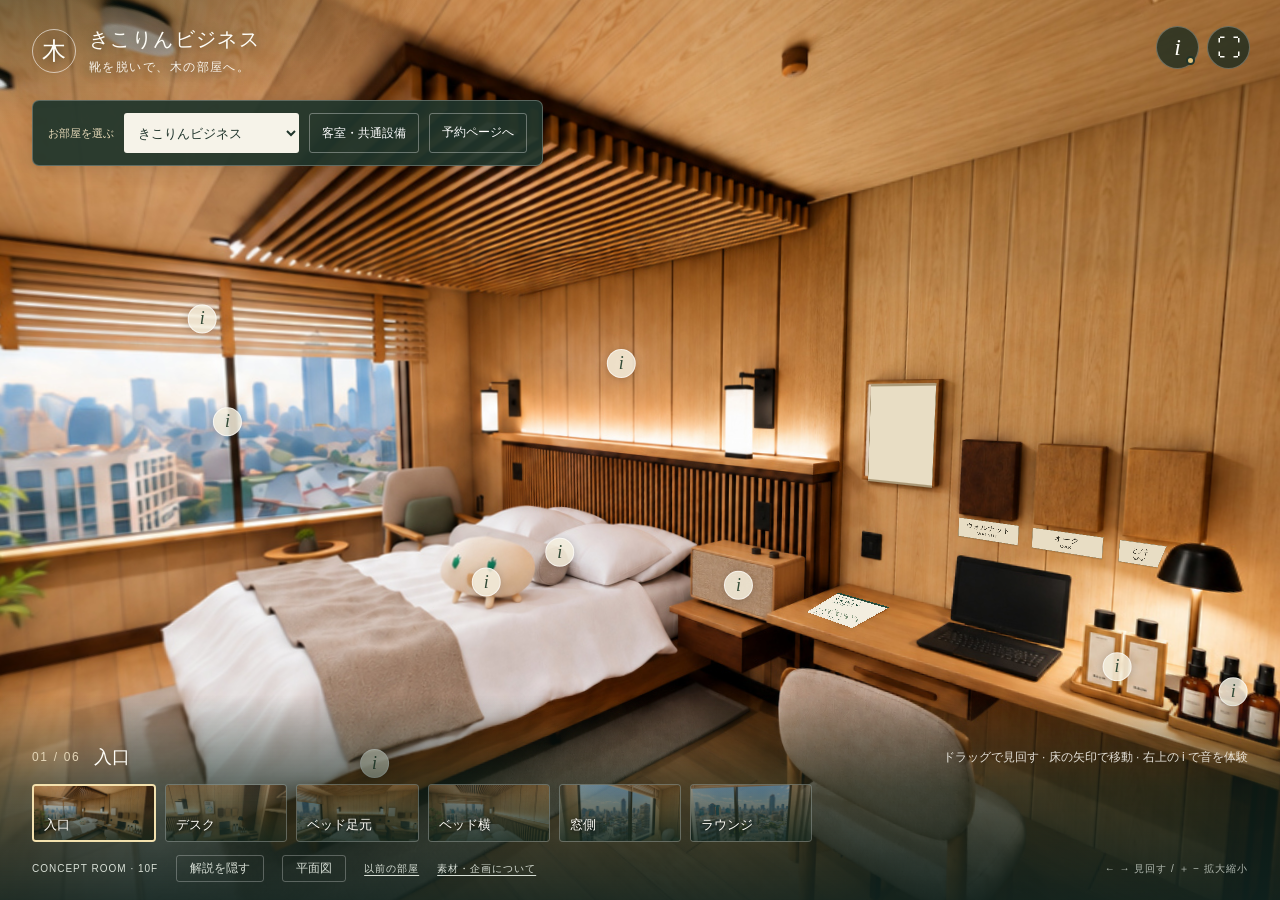
<file: index.html>
<!doctype html>
<html lang="ja">
<head><meta charset="utf-8"><meta name="viewport" content="width=device-width,initial-scale=1,viewport-fit=cover"><meta name="theme-color" content="#20352c"><title>きこりんルーム Virtual Tour</title><meta name="description" content="ファミリー・ビジネス。2種類のきこりんルームを選べる360°内覧。"><link rel="icon" href="data:image/svg+xml,%3Csvg xmlns=%27http://www.w3.org/2000/svg%27 viewBox=%270 0 40 40%27%3E%3Crect width=%2740%27 height=%2740%27 rx=%2720%27 fill=%27%2320352c%27/%3E%3Ctext x=%2720%27 y=%2729%27 font-size=%2727%27 text-anchor=%27middle%27 fill=%27%23f3e5c4%27%3E木%3C/text%3E%3C/svg%3E"><link rel="stylesheet" href="pannellum.css"><link rel="stylesheet" href="styles.css?v=rooms-20260916-final"></head>
<body>
<main id="panorama" aria-label="きこりんルームの360度内覧"></main>
<header class="masthead"><span class="mark" aria-hidden="true">木</span><div><h1>きこりんルーム <span>Virtual Tour</span></h1><p>木と過ごす、ホテルの一室。</p></div></header>
<section class="room-switcher" aria-label="客室タイプを切り替える"><label for="tour-room">お部屋を選ぶ</label><select id="tour-room" aria-label="お部屋を選ぶ"><option value="family">きこりんファミリー</option><option value="business">きこりんビジネス</option><option value="standard">スタンダード</option></select><button id="room-about">客室・共通設備</button><a id="reservation-link" href="reservation/">予約ページへ</a></section>
<section id="standard-room" hidden aria-label="普通の部屋"><img src="reservation/assets/double-room.avif" alt="通常のホテル客室の参考写真"><div><p>STANDARD ROOM · 参考写真</p><h2>スタンダード</h2><p>絨毯の床と一般的なホテルの内装。<br>Wi-Fi・テレビ・バス・トイレを備えた客室です。</p><a href="reservation/?room=standard">この部屋を予約ページで選ぶ</a></div></section>
<dialog id="room-dialog" aria-labelledby="room-dialog-title"><button id="close-room" aria-label="客室の説明を閉じる">×</button><p class="eyebrow">KIKORIN ROOM COLLECTION</p><h2 id="room-dialog-title"></h2><p id="room-description"></p><p id="room-spec"></p><ul id="room-features"></ul><section id="common-amenities"><h3>2種類のきこりんルームに共通</h3><div class="amenity-list"><article><h4>丸太枕</h4><p>年輪や樹皮をかたどった、やわらかな丸太形の枕。ベッドでくつろぎながら、木を身近に。</p></article><article><h4>BAUM</h4><p>「樹木との共生」をテーマに掲げるBAUMのスキンケアを、すべてのきこりんルームに。住友林業とともに、豊かな森づくりにも取り組むブランドです。</p></article><article><h4>WOOD CYCLE・木材サンプル</h4><p>看板や客室ガイドで、森から木材、建築へつながる循環を紹介します。</p><button id="room-cycle">WOOD CYCLEを見る</button><button id="room-brochure">客室ガイドを読む</button></article><article><h4>好きな木の香りに</h4><p>ヒノキ・スギ・ヒバのルームスプレーを設置。宿泊客が好きな香りを選び、使う量も調整できます。</p><label for="scent-select">試してみたい香り<select id="scent-select"><option value="none">香りを使わない</option><option value="hinoki">ヒノキ</option><option value="sugi">スギ</option><option value="hiba">ヒバ</option></select></label><p id="scent-description" role="status" aria-live="polite"></p><small>画面では香りの特徴を紹介します。実際の香りは客室のスプレーでお楽しみください。</small></article></div></section><p class="room-concept-note">客室・設備は導入イメージです。</p></dialog>
<div class="top-actions"><button id="alarm-toggle" title="チェーンソーアラームを再生" aria-label="チェーンソーアラームを再生" aria-pressed="false" aria-expanded="false" aria-controls="alarm-panel">i<span class="sound-dot" aria-hidden="true"></span></button><button id="fullscreen" title="全画面" aria-label="全画面">⛶</button></div>
<div id="status" role="status" aria-live="polite">お部屋を読み込んでいます…</div>
<div id="notice" role="status" aria-live="polite" hidden></div>
<aside id="detail" class="detail" hidden aria-labelledby="detail-title"><button id="close-detail" aria-label="説明を閉じる">×</button><p class="eyebrow">ROOM DETAIL</p><h2 id="detail-title"></h2><p id="detail-text"></p><p id="detail-source" hidden><a target="_blank" rel="noopener noreferrer"></a></p><figure id="wood-cycle-figure" hidden><button id="open-wood-cycle" class="diagram-open" aria-label="WOOD CYCLEの図を拡大"><img src="assets/wood-cycle-official.png" alt="住友林業のWOOD CYCLE。森林、木材、建築、エネルギーの循環と、CO₂の吸収・排出、炭素の固定を示した公式図。"></button><figcaption>出典：<a href="https://sfc.jp/information/vision/" target="_blank" rel="noopener noreferrer">住友林業「長期ビジョン」</a> · 図を押すと拡大</figcaption></figure></aside>
<aside id="alarm-panel" class="detail alarm-panel" hidden aria-labelledby="alarm-title"><button id="close-alarm" aria-label="音を止めて閉じる">×</button><p class="eyebrow">SOUND OF FORESTRY</p><h2 id="alarm-title">チェーンソーアラーム</h2><p class="alarm-copy">森で働く音を、客室で体験。</p>
<section class="forestry-story"><h3>木を育て、使い、次の森へ。</h3>
<p>林業は、苗木を植えて育て、間伐で森の混み合いを整え、育った木を収穫する仕事です。チェーンソーは、その伐採や枝払いなどを支える道具の一つ。収穫後に再び苗木を植えることで、森と木材の循環をつなぎます。</p>
<p>木の部屋に届くまでの、森で働く人の手仕事に耳を澄ませてみてください。</p>
<a href="https://www.rinya.maff.go.jp/j/kanbatu/suisin/kanbatu.html" target="_blank" rel="noopener noreferrer">森を育てる間伐について（林野庁）</a></section><audio id="chainsaw-audio" controls preload="none" aria-label="チェーンソーのサンプル音"><source src="chainsaw-sample.mp3" type="audio/mpeg"></audio><p id="audio-state" role="status" aria-live="polite">停止中 · サンプル音</p><p class="audio-note">約18秒のサンプル音です。社有林での収録音ではありません。「i」をもう一度押すか、×で停止します。</p><a class="audio-credit" href="https://bigsoundbank.com/chain-saw-s0454.html" target="_blank" rel="noopener noreferrer">音源：Joseph SARDIN / BigSoundBank · CC0</a></aside>
<footer><div class="location"><span id="location-index">01 / 06</span><strong id="location-name">入口</strong><span class="guide">ドラッグで見回す · 床の矢印で移動 · 右上の i で音を体験</span></div><nav id="scenes" aria-label="移動する地点"></nav><div class="bottomline"><span>CONCEPT ROOM · 10F</span><button id="info-toggle" aria-pressed="true">解説を隠す</button><button id="plan-toggle" aria-expanded="false">平面図</button><a href="legacy/">以前の部屋</a><a href="credits.html" target="_blank" rel="noopener">素材・企画について</a><span class="key-guide">← → 見回す / ＋ − 拡大縮小</span></div></footer>
<aside id="plan" hidden aria-label="カメラ位置の平面図"><button id="close-plan" aria-label="平面図を閉じる">×</button><img src="camera_locations.png" alt="3.6m×5.6mの客室。入口、デスク、ベッド足元、ベッド横、窓側、ラウンジの6地点。"></aside>
<dialog id="wood-cycle-dialog" aria-labelledby="wood-cycle-title"><button id="close-wood-cycle" aria-label="図の拡大表示を閉じる">×</button><h2 id="wood-cycle-title">WOOD CYCLE</h2><img src="assets/wood-cycle-official.png" alt="住友林業のWOOD CYCLE公式図"><p><a href="assets/wood-cycle-official.png" target="_blank" rel="noopener noreferrer">原寸画像を開く</a> · 出典：<a href="https://sfc.jp/information/vision/" target="_blank" rel="noopener noreferrer">住友林業「長期ビジョン」</a></p></dialog>
<dialog id="brochure-dialog" aria-labelledby="brochure-title"><div class="brochure-toolbar"><h2 id="brochure-title">木と過ごす。｜客室ガイド</h2><a href="brochure.html" target="_blank" rel="noopener noreferrer">別画面で読む</a><button id="close-brochure" aria-label="パンフレットを閉じる">×</button></div><iframe id="brochure-frame" title="住友林業の取り組みと木質空間の効果を紹介するパンフレット"></iframe></dialog>
<noscript>この内覧にはJavaScriptが必要です。</noscript>
<script src="pannellum.js"></script><script src="surface-overlays.js?v=rooms-20260916-final"></script><script src="room-catalog.js?v=rooms-20260916-final"></script><script src="room-selection.js?v=rooms-20260916-final"></script><script src="app.js?v=rooms-20260916-final"></script>
</body></html>
</file>
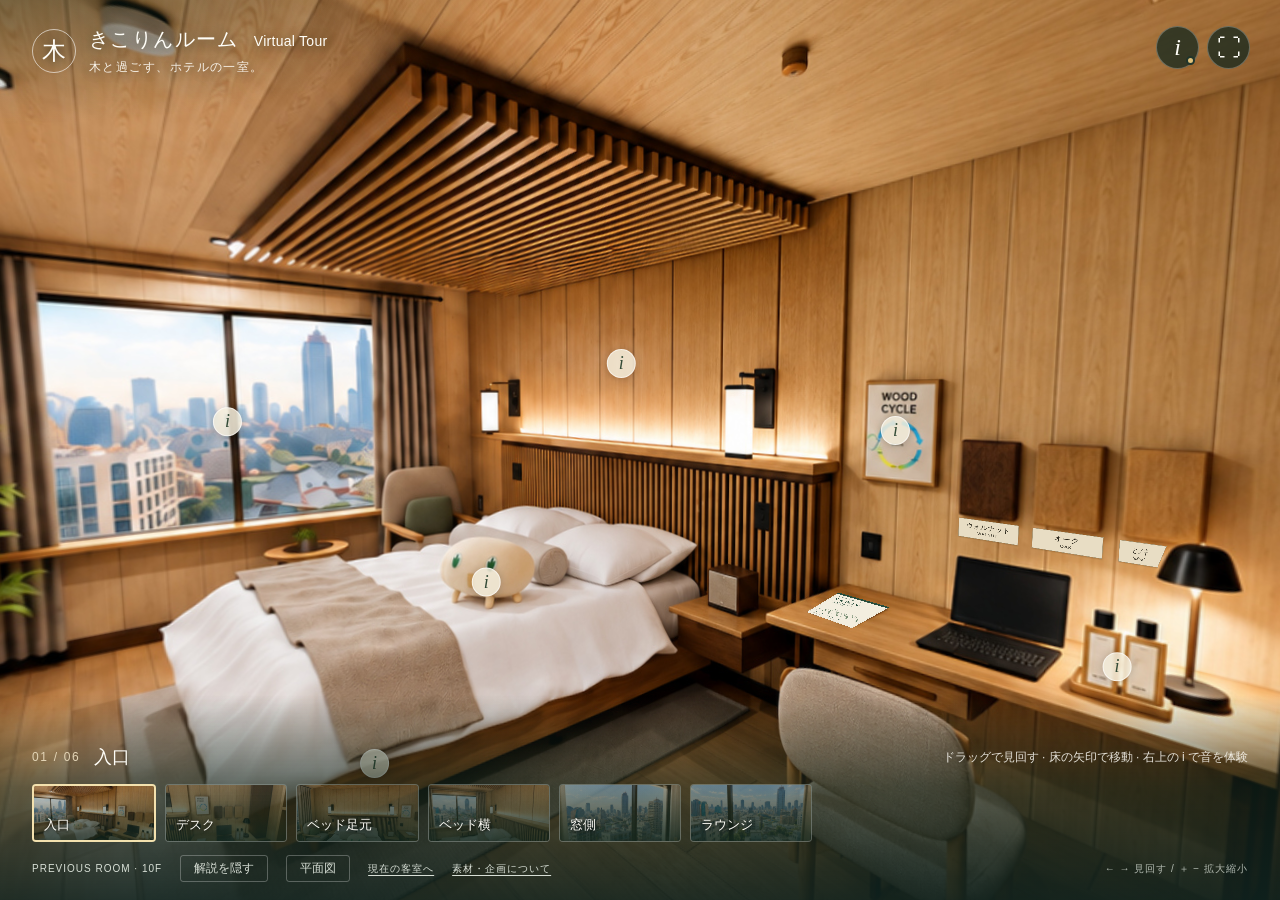
<file: legacy/index.html>
<!doctype html>
<html lang="ja">
<head><meta charset="utf-8"><meta name="viewport" content="width=device-width,initial-scale=1,viewport-fit=cover"><meta name="theme-color" content="#20352c"><title>きこりんルーム Virtual Tour</title><meta name="description" content="木を身近に感じるホテルの一室。6つの地点を移動する360°内覧。"><link rel="icon" href="data:image/svg+xml,%3Csvg xmlns=%27http://www.w3.org/2000/svg%27 viewBox=%270 0 40 40%27%3E%3Crect width=%2740%27 height=%2740%27 rx=%2720%27 fill=%27%2320352c%27/%3E%3Ctext x=%2720%27 y=%2729%27 font-size=%2727%27 text-anchor=%27middle%27 fill=%27%23f3e5c4%27%3E木%3C/text%3E%3C/svg%3E"><link rel="stylesheet" href="../pannellum.css"><link rel="stylesheet" href="styles.css?v=brochure-20260912b"></head>
<body>
<main id="panorama" aria-label="きこりんルームの360度内覧"></main>
<header class="masthead"><span class="mark" aria-hidden="true">木</span><div><h1>きこりんルーム <span>Virtual Tour</span></h1><p>木と過ごす、ホテルの一室。</p></div></header>
<div class="top-actions"><button id="alarm-toggle" title="チェーンソーアラームを再生" aria-label="チェーンソーアラームを再生" aria-pressed="false" aria-expanded="false" aria-controls="alarm-panel">i<span class="sound-dot" aria-hidden="true"></span></button><button id="fullscreen" title="全画面" aria-label="全画面">⛶</button></div>
<div id="status" role="status" aria-live="polite">お部屋を読み込んでいます…</div>
<div id="notice" role="status" aria-live="polite" hidden></div>
<aside id="detail" class="detail" hidden aria-labelledby="detail-title"><button id="close-detail" aria-label="説明を閉じる">×</button><p class="eyebrow">ROOM DETAIL</p><h2 id="detail-title"></h2><p id="detail-text"></p><figure id="wood-cycle-figure" hidden><button id="open-wood-cycle" class="diagram-open" aria-label="WOOD CYCLEの図を拡大"><img src="../assets/wood-cycle-official.png" alt="住友林業のWOOD CYCLE。森林、木材、建築、エネルギーの循環と、CO₂の吸収・排出、炭素の固定を示した公式図。"></button><figcaption>出典：<a href="https://sfc.jp/information/vision/" target="_blank" rel="noopener noreferrer">住友林業「長期ビジョン」</a> · 図を押すと拡大</figcaption></figure></aside>
<aside id="alarm-panel" class="detail alarm-panel" hidden aria-labelledby="alarm-title"><button id="close-alarm" aria-label="音を止めて閉じる">×</button><p class="eyebrow">SOUND OF FORESTRY</p><h2 id="alarm-title">チェーンソーアラーム</h2><p class="alarm-copy">森で働く音を、客室で体験。</p><audio id="chainsaw-audio" controls preload="none" aria-label="チェーンソーのサンプル音"><source src="../chainsaw-sample.mp3" type="audio/mpeg"></audio><p id="audio-state" role="status" aria-live="polite">停止中 · サンプル音</p><p class="audio-note">約18秒のサンプル音です。社有林での収録音ではありません。「i」をもう一度押すか、×で停止します。</p><a class="audio-credit" href="https://bigsoundbank.com/chain-saw-s0454.html" target="_blank" rel="noopener noreferrer">音源：Joseph SARDIN / BigSoundBank · CC0</a></aside>
<footer><div class="location"><span id="location-index">01 / 06</span><strong id="location-name">入口</strong><span class="guide">ドラッグで見回す · 床の矢印で移動 · 右上の i で音を体験</span></div><nav id="scenes" aria-label="移動する地点"></nav><div class="bottomline"><span>PREVIOUS ROOM · 10F</span><button id="info-toggle" aria-pressed="true">解説を隠す</button><button id="plan-toggle" aria-expanded="false">平面図</button><a href="../">現在の客室へ</a><a href="credits.html" target="_blank" rel="noopener">素材・企画について</a><span class="key-guide">← → 見回す / ＋ − 拡大縮小</span></div></footer>
<aside id="plan" hidden aria-label="カメラ位置の平面図"><button id="close-plan" aria-label="平面図を閉じる">×</button><img src="../camera_locations.png" alt="3.6m×5.6mの客室。入口、デスク、ベッド足元、ベッド横、窓側、ラウンジの6地点。"></aside>
<dialog id="wood-cycle-dialog" aria-labelledby="wood-cycle-title"><button id="close-wood-cycle" aria-label="図の拡大表示を閉じる">×</button><h2 id="wood-cycle-title">WOOD CYCLE</h2><img src="../assets/wood-cycle-official.png" alt="住友林業のWOOD CYCLE公式図"><p><a href="../assets/wood-cycle-official.png" target="_blank" rel="noopener noreferrer">原寸画像を開く</a> · 出典：<a href="https://sfc.jp/information/vision/" target="_blank" rel="noopener noreferrer">住友林業「長期ビジョン」</a></p></dialog>
<dialog id="brochure-dialog" aria-labelledby="brochure-title"><div class="brochure-toolbar"><h2 id="brochure-title">木と過ごす。｜客室ガイド</h2><a href="brochure.html" target="_blank" rel="noopener noreferrer">別画面で読む</a><button id="close-brochure" aria-label="パンフレットを閉じる">×</button></div><iframe id="brochure-frame" title="住友林業の取り組みと木質空間の効果を紹介するパンフレット"></iframe></dialog>
<noscript>この内覧にはJavaScriptが必要です。</noscript>
<script src="../pannellum.js"></script><script src="surface-overlays.js?v=brochure-20260912b"></script><script src="app.js?v=brochure-20260912b"></script>
</body></html>
</file>
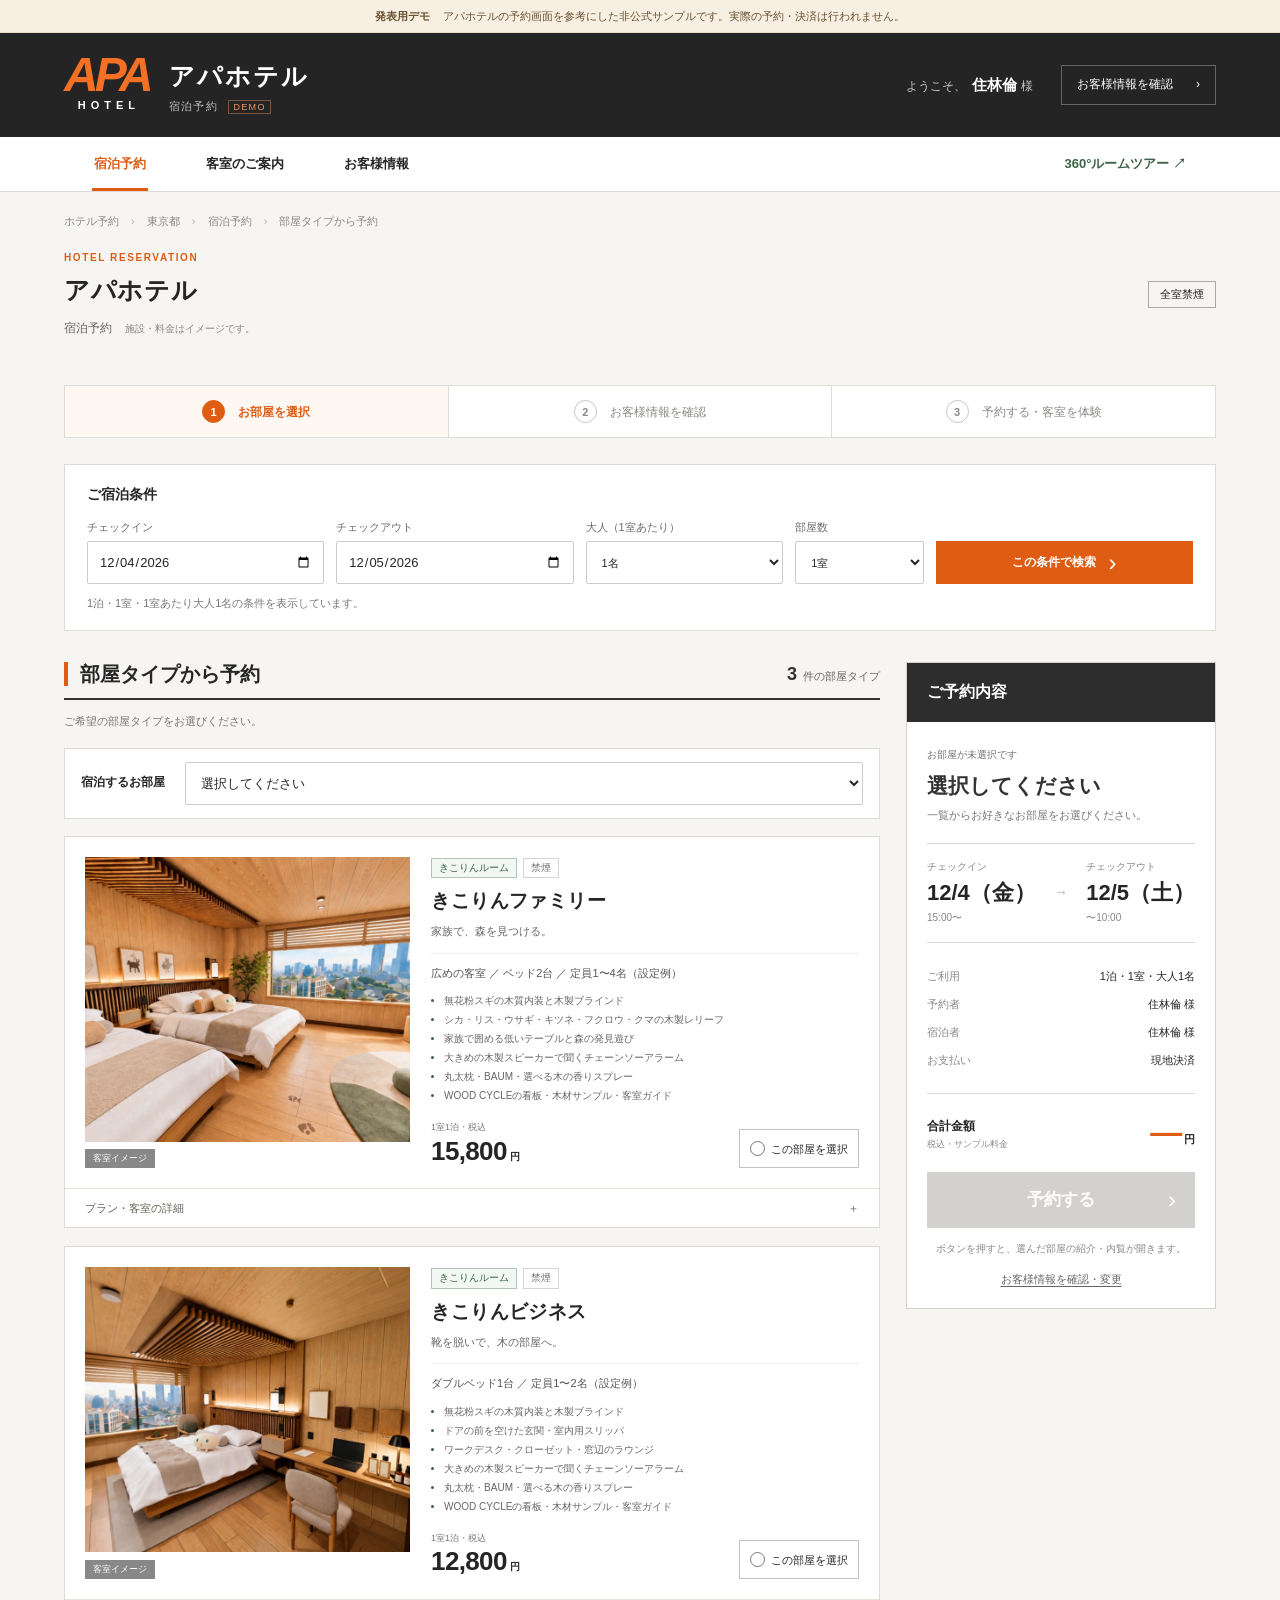
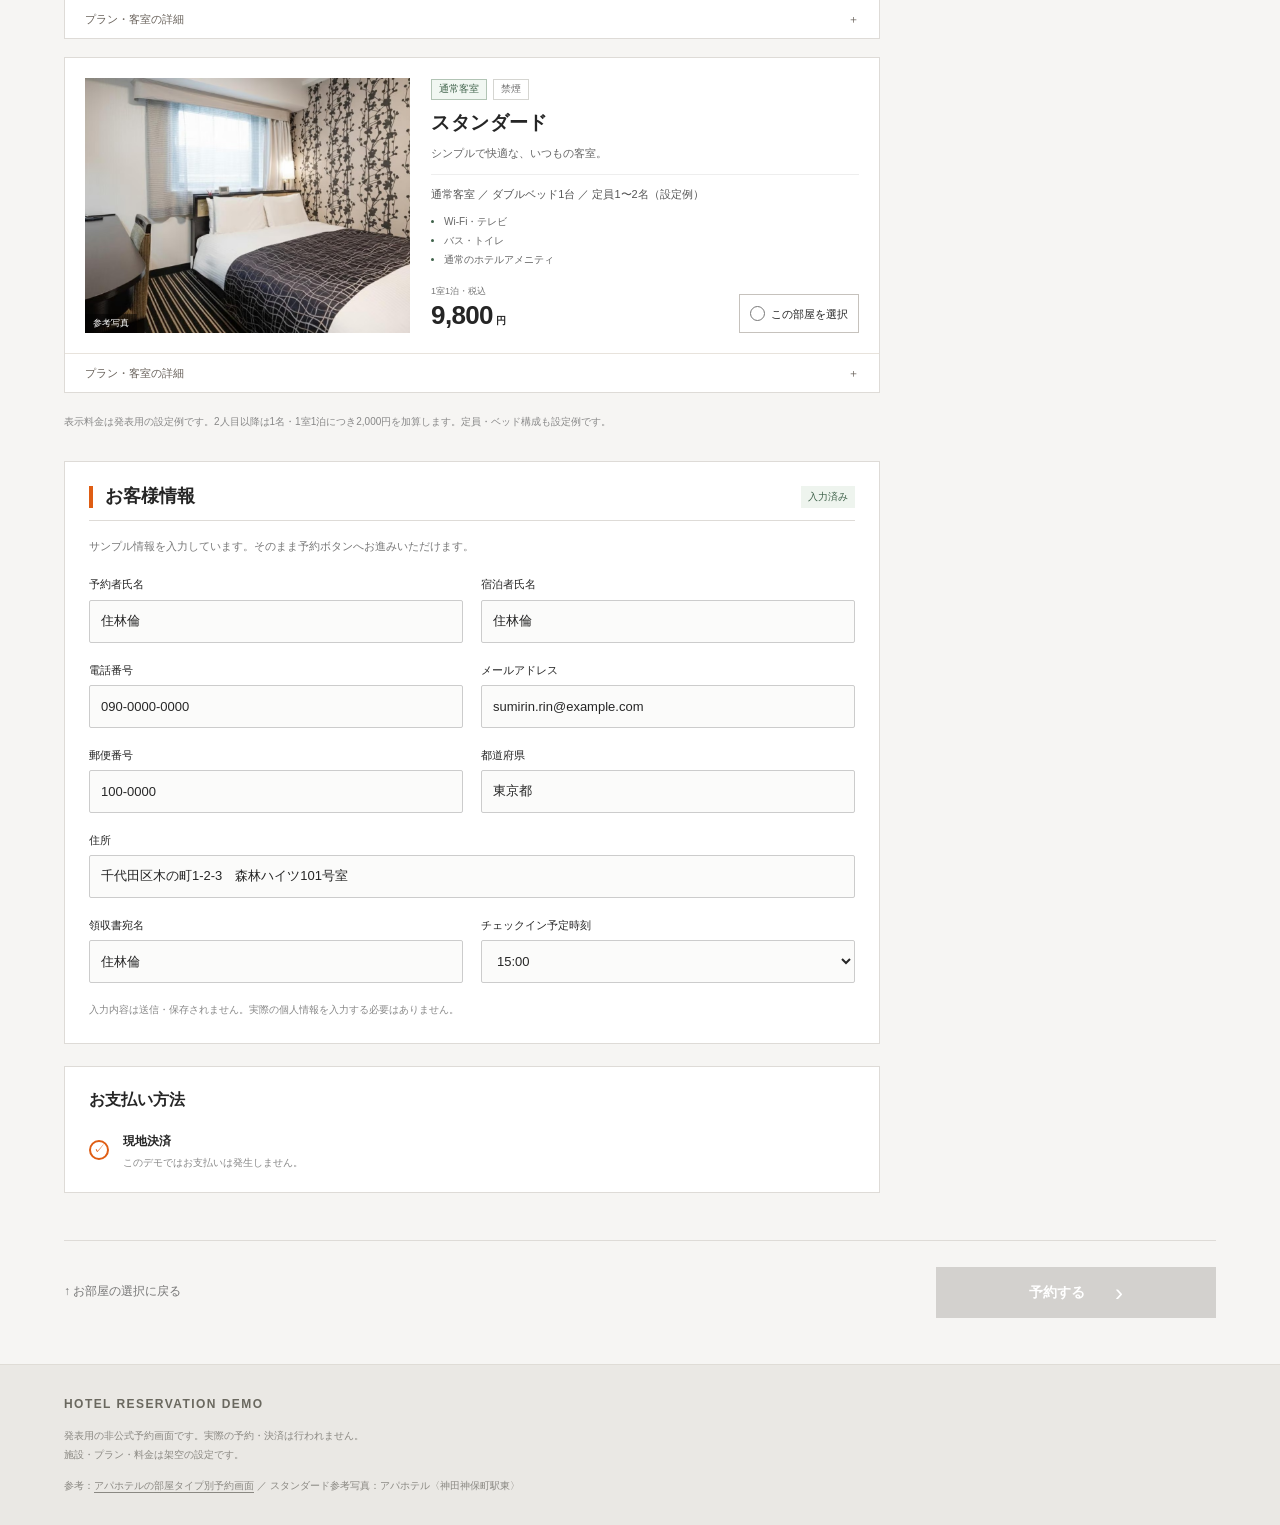
<file: reservation/index.html>
<!doctype html>
<html lang="ja">
<head>
  <meta charset="utf-8">
  <meta name="viewport" content="width=device-width, initial-scale=1">
  <meta name="robots" content="noindex, nofollow">
  <meta name="referrer" content="no-referrer">
  <meta http-equiv="Content-Security-Policy" content="default-src 'self'; script-src 'self'; style-src 'self'; img-src 'self'; connect-src 'none'; form-action 'none'; base-uri 'none'; object-src 'none'">
  <title>宿泊予約｜アパホテル予約画面デモ</title>
  <meta name="description" content="部屋タイプを選べる宿泊予約のデモです。施設・料金は架空の設定です。">
  <link rel="stylesheet" href="styles.css?v=rooms-20260916-final">
  <script src="../room-catalog.js?v=rooms-20260916-final" defer></script><script src="app.js?v=rooms-20260916-final" defer></script>
</head>
<body id="top">
  <div class="demo-notice"><span>発表用デモ</span> アパホテルの予約画面を参考にした非公式サンプルです。実際の予約・決済は行われません。</div>
  <header class="header">
    <div class="header-inner">
      <a class="brand" href="#top" aria-label="予約ページの先頭へ"><span class="brand-mark">APA<span>HOTEL</span></span><span class="brand-name">アパホテル<small>宿泊予約 <span class="brand-demo">DEMO</span></small></span></a>
      <div class="header-right"><span class="welcome">ようこそ、<strong data-guest-name>住林倫</strong> 様</span><a href="#guest" class="account-link">お客様情報を確認 <span>›</span></a></div>
    </div>
  </header>
  <nav class="main-nav" aria-label="ページ内メニュー"><div><a class="active" href="#rooms">宿泊予約</a><a href="#room-details">客室のご案内</a><a href="#guest">お客様情報</a><a href="../?room=business">360°ルームツアー <span>↗</span></a></div></nav>
  <main class="container"><noscript><p>お部屋を選択するには、ブラウザのJavaScriptを有効にしてください。</p></noscript>
    <div class="breadcrumb">ホテル予約 <span>›</span> 東京都 <span>›</span> 宿泊予約 <span>›</span> 部屋タイプから予約</div>
    <div class="hotel-title"><div><div class="eyebrow">HOTEL RESERVATION</div><h1>アパホテル</h1><p>宿泊予約 <span class="model-note">施設・料金はイメージです。</span></p></div><span class="nonsmoking">全室禁煙</span></div>
    <ol class="steps" aria-label="予約の流れ"><li class="current"><b>1</b> お部屋を選択</li><li><b>2</b> お客様情報を確認</li><li><b>3</b> 予約する・客室を体験</li></ol>
    <section class="search-panel" aria-labelledby="search-title">
      <h2 id="search-title">ご宿泊条件</h2>
      <div class="search-fields">
        <label>チェックイン<input type="date" id="checkin" value="2026-09-15" required></label>
        <label>チェックアウト<input type="date" id="checkout" value="2026-09-16" required></label>
        <label>大人（1室あたり）<select id="adults"><option value="1">1名</option><option value="2">2名</option><option value="3">3名</option><option value="4">4名</option></select></label>
        <label>部屋数<select id="room-count"><option value="1">1室</option><option value="2">2室</option><option value="3">3室</option></select></label>
        <button type="button" id="search" class="button search-button">この条件で検索 <span>›</span></button>
      </div>
      <p class="search-note" id="search-status" role="status">ご希望の部屋タイプをお選びください。</p>
    </section>
    <div class="booking-layout">
      <div class="main-column">
        <section id="rooms" aria-labelledby="rooms-title">
          <div class="section-heading"><h2 id="rooms-title">部屋タイプから予約</h2><span><strong id="result-count">3</strong> 件の部屋タイプ</span></div>
          <p class="list-note">ご希望の部屋タイプをお選びください。</p>
          <label class="room-picker" for="room-type">宿泊するお部屋<select id="room-type"><option value="">選択してください</option></select></label>
          <fieldset class="room-list" id="room-details"><legend class="sr-only">宿泊する部屋タイプを選択</legend></fieldset>
          <p class="sample-pricing">表示料金は発表用の設定例です。2人目以降は1名・1室1泊につき2,000円を加算します。定員・ベッド構成も設定例です。</p>
        </section>
        <section id="guest" class="guest-section" aria-labelledby="guest-title"><div class="section-heading"><h2 id="guest-title">お客様情報</h2><span class="filled-badge">入力済み</span></div><p class="guest-intro">サンプル情報を入力しています。そのまま予約ボタンへお進みいただけます。</p>
          <div class="guest-fields">
            <label>予約者氏名<input id="booker-name" type="text" value="住林倫" autocomplete="off"></label>
            <label>宿泊者氏名<input id="guest-name" type="text" value="住林倫" autocomplete="off"></label>
            <label>電話番号<input type="tel" value="090-0000-0000" autocomplete="off"></label>
            <label>メールアドレス<input type="email" value="sumirin.rin@example.com" autocomplete="off"></label>
            <label>郵便番号<input type="text" value="100-0000" autocomplete="off"></label>
            <label>都道府県<input type="text" value="東京都" autocomplete="off"></label>
            <label class="full-width">住所<input type="text" value="千代田区木の町1-2-3　森林ハイツ101号室" autocomplete="off"></label>
            <label>領収書宛名<input type="text" value="住林倫" autocomplete="off"></label>
            <label>チェックイン予定時刻<select id="arrival"><option>15:00</option><option>16:00</option><option>17:00</option><option>18:00</option><option>19:00</option><option>20:00</option><option>21:00</option><option>22:00</option></select></label>
          </div><p class="privacy-note">入力内容は送信・保存されません。実際の個人情報を入力する必要はありません。</p>
        </section>
        <section class="payment-section" aria-labelledby="payment-title"><h2 id="payment-title">お支払い方法</h2><div><span class="payment-icon" aria-hidden="true">✓</span><div><strong>現地決済</strong><p>このデモではお支払いは発生しません。</p></div></div></section>
      </div>
      <aside class="summary-column" aria-label="選択した予約内容"><div class="summary-card"><h2>ご予約内容</h2><div class="summary-body"><span class="summary-kicker" id="summary-kicker">お部屋が未選択です</span><h3 id="summary-room">選択してください</h3><p class="summary-plan" id="summary-plan">一覧からお好きなお部屋をお選びください。</p><div class="stay-dates"><div><span>チェックイン</span><strong id="summary-checkin">9/15<span>（火）</span></strong><small>15:00〜</small></div><span class="stay-arrow">→</span><div><span>チェックアウト</span><strong id="summary-checkout">9/16<span>（水）</span></strong><small>〜10:00</small></div></div><dl class="summary-info"><div><dt>ご利用</dt><dd id="summary-stay">1泊・1室・大人1名</dd></div><div><dt>予約者</dt><dd><span data-guest-name>住林倫</span> 様</dd></div><div><dt>宿泊者</dt><dd><span id="summary-guest">住林倫</span> 様</dd></div><div><dt>お支払い</dt><dd>現地決済</dd></div></dl><div class="summary-total"><div><span>合計金額</span><small>税込・サンプル料金</small></div><div><strong id="total-price">—</strong><b>円</b></div></div><a class="button reserve-button reserve-action" role="link" aria-disabled="true" tabindex="-1">予約する <span>›</span></a><p class="reserve-note">ボタンを押すと、選んだ部屋の紹介・内覧が開きます。</p><a class="edit-guest" href="#guest">お客様情報を確認・変更</a></div></div></aside>
    </div>
    <div class="bottom-action"><a href="#rooms">↑ お部屋の選択に戻る</a><a class="button reserve-action" role="link" aria-disabled="true" tabindex="-1">予約する <span>›</span></a></div>
  </main>
  <footer><div class="container"><strong>HOTEL RESERVATION DEMO</strong><p>発表用の非公式予約画面です。実際の予約・決済は行われません。<br>施設・プラン・料金は架空の設定です。</p><p>参考：<a href="https://www.apahotel.com/hotel/syutoken/tokyo/kanda-jimbocho-ekihigashi/roomtype/" target="_blank" rel="noopener noreferrer">アパホテルの部屋タイプ別予約画面</a> ／ スタンダード参考写真：アパホテル〈神田神保町駅東〉</p></div></footer>
  <div class="mobile-booking"><div><span id="mobile-room">選択してください</span><strong><span id="mobile-price">—</span><small>円（税込）</small></strong></div><a class="button reserve-action" role="link" aria-disabled="true" tabindex="-1">予約する <span>›</span></a></div>
</body>
</html>
</file>
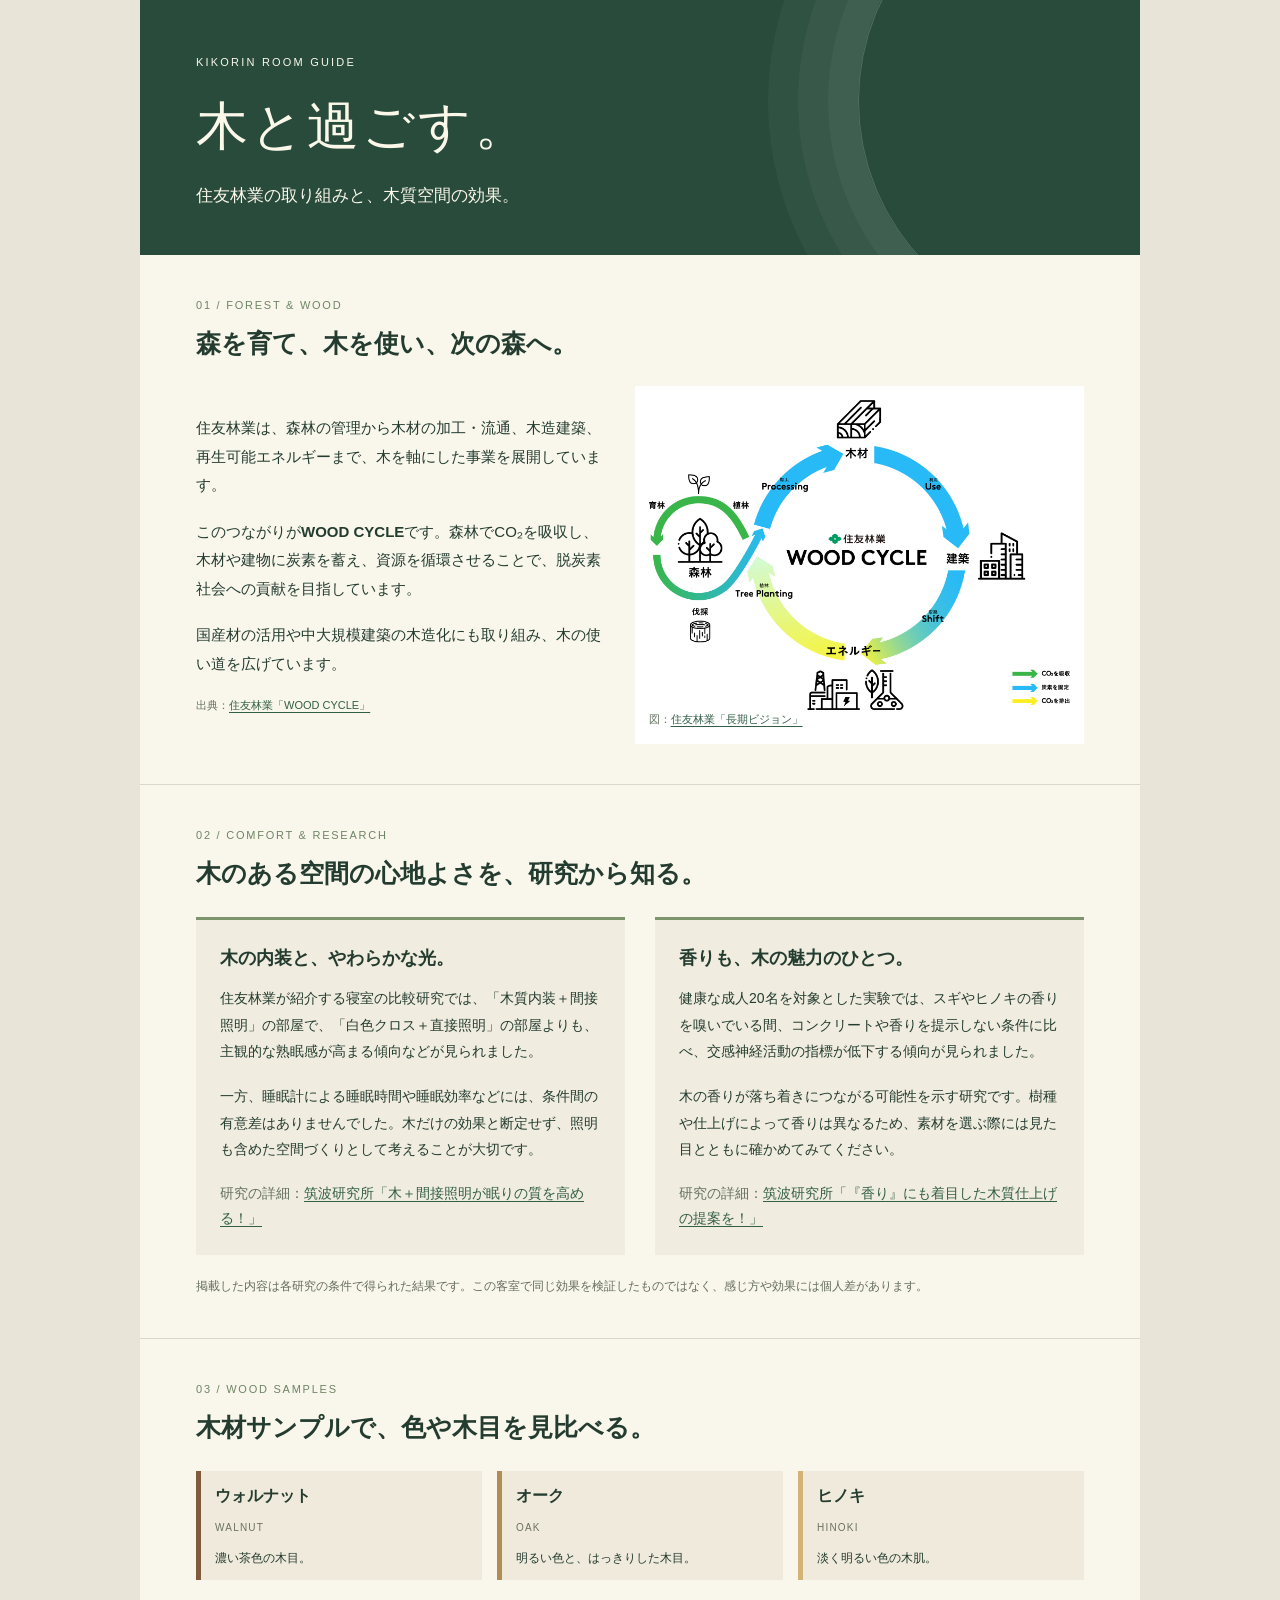
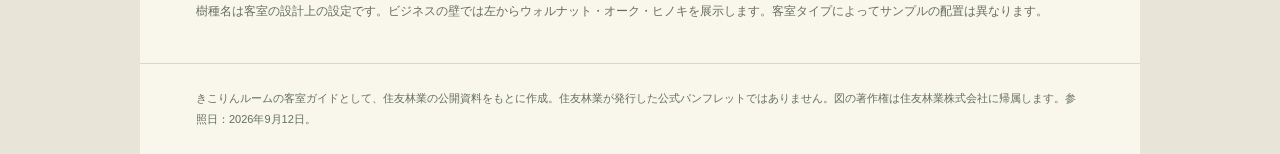
<file: brochure.html>
<!doctype html>
<html lang="ja">
<head>
<meta charset="utf-8"><meta name="viewport" content="width=device-width,initial-scale=1">
<title>木と過ごす。｜きこりんルーム 客室ガイド</title>
<style>
*{box-sizing:border-box}body{margin:0;background:#e8e4d7;color:#243c30;font-family:"Hiragino Kaku Gothic ProN","Yu Gothic",sans-serif;line-height:1.9}main{max-width:1000px;margin:0 auto;background:#f9f6ec}header{padding:52px 56px 42px;background:#284b3c;color:#fbf7e9;position:relative;overflow:hidden}header:after{content:"";position:absolute;border:1px solid #c4d0b845;border-radius:50%;width:460px;height:460px;right:-180px;top:-130px;box-shadow:0 0 0 30px #c4d0b80d,0 0 0 60px #c4d0b80d,0 0 0 90px #c4d0b80d}.eyebrow{font-size:11px;letter-spacing:.2em;margin:0 0 20px}h1{font-family:"Hiragino Mincho ProN","Yu Mincho",serif;font-size:52px;letter-spacing:.06em;font-weight:500;line-height:1.3;margin:0 0 20px}header .sub{font-size:17px;margin:0}section{padding:40px 56px;border-bottom:1px solid #dcd8c9}.number{display:block;color:#6e8564;font-size:11px;letter-spacing:.16em;margin-bottom:8px}h2{font-size:25px;line-height:1.55;font-weight:600;margin:0 0 24px}h3{font-size:18px;line-height:1.65;margin:0 0 12px}p{font-size:15px;margin:0 0 18px}.cycle-layout{display:grid;grid-template-columns:1fr 1.1fr;gap:30px;align-items:center}figure{margin:0;padding:14px;background:#fff}figure img{display:block;width:100%;height:auto}figcaption,.source{font-size:11px;line-height:1.8;color:#64715f}a{color:#335f47;text-underline-offset:3px}.source{margin:12px 0 0}.research{display:grid;grid-template-columns:1fr 1fr;gap:30px}.research article{padding:24px;background:#f0ecdf;border-top:3px solid #7e946c}.research p{font-size:14px}.note{font-size:12px;color:#646d5f;margin-top:20px;margin-bottom:0}.species{display:grid;grid-template-columns:repeat(3,1fr);gap:15px}.species div{border-left:5px solid #805b3c;padding:10px 14px;background:#efeadb}.species div:nth-child(2){border-color:#b18c53}.species div:nth-child(3){border-color:#d3b477}.species strong{font-size:16px;display:block}.species small{font-size:10px;letter-spacing:.12em;color:#6d715d}.species p{font-size:12px;margin:6px 0 0}footer{padding:24px 56px;font-size:11px;color:#63705e}.toplink{display:inline-block;color:#e5ebdf;font-size:12px;margin-bottom:24px}button{font:inherit} @media(max-width:640px){header{padding:36px 24px}h1{font-size:38px}header .sub{font-size:14px}section{padding:30px 24px}h2{font-size:22px}.cycle-layout,.research{grid-template-columns:1fr;gap:22px}.species{grid-template-columns:1fr}.research article{padding:20px}footer{padding:22px 24px}p{font-size:14px}}@media print{body{background:white}main{max-width:none}header{background:white;color:#243c30}section,article,figure{break-inside:avoid}.toplink{display:none}}
</style>
</head>
<body><main>
<header><p class="eyebrow">KIKORIN ROOM GUIDE</p><h1>木と過ごす。</h1><p class="sub">住友林業の取り組みと、木質空間の効果。</p></header>
<section><span class="number">01 / FOREST &amp; WOOD</span><h2><span style="white-space:nowrap">森を育て、</span><span style="white-space:nowrap">木を使い、</span><span style="white-space:nowrap">次の森へ。</span></h2>
<div class="cycle-layout"><div><p>住友林業は、森林の管理から木材の加工・流通、木造建築、再生可能エネルギーまで、木を軸にした事業を展開しています。</p><p>このつながりが<strong>WOOD CYCLE</strong>です。森林でCO₂を吸収し、木材や建物に炭素を蓄え、資源を循環させることで、脱炭素社会への貢献を目指しています。</p><p>国産材の活用や中大規模建築の木造化にも取り組み、木の使い道を広げています。</p><p class="source">出典：<a href="https://sfc.jp/information/vision/woodsolution/" target="_blank" rel="noopener noreferrer">住友林業「WOOD CYCLE」</a></p></div>
<figure><img src="assets/wood-cycle-official.png" alt="住友林業のWOOD CYCLE公式図。森林、木材、建築、エネルギーの循環。"><figcaption>図：<a href="https://sfc.jp/information/vision/" target="_blank" rel="noopener noreferrer">住友林業「長期ビジョン」</a></figcaption></figure></div></section>
<section><span class="number">02 / COMFORT &amp; RESEARCH</span><h2>木のある空間の心地よさを、研究から知る。</h2>
<div class="research"><article><h3>木の内装と、やわらかな光。</h3><p>住友林業が紹介する寝室の比較研究では、「木質内装＋間接照明」の部屋で、「白色クロス＋直接照明」の部屋よりも、主観的な熟眠感が高まる傾向などが見られました。</p><p>一方、睡眠計による睡眠時間や睡眠効率などには、条件間の有意差はありませんでした。木だけの効果と断定せず、照明も含めた空間づくりとして考えることが大切です。</p><p class="source">研究の詳細：<a href="https://sfc.jp/information/company/rd/tukuba/woodlibrary/research/13.html" target="_blank" rel="noopener noreferrer">筑波研究所「木＋間接照明が眠りの質を高める！」</a></p></article>
<article><h3>香りも、木の魅力のひとつ。</h3><p>健康な成人20名を対象とした実験では、スギやヒノキの香りを嗅いでいる間、コンクリートや香りを提示しない条件に比べ、交感神経活動の指標が低下する傾向が見られました。</p><p>木の香りが落ち着きにつながる可能性を示す研究です。樹種や仕上げによって香りは異なるため、素材を選ぶ際には見た目とともに確かめてみてください。</p><p class="source">研究の詳細：<a href="https://sfc.jp/information/company/rd/tukuba/woodlibrary/research/16.html" target="_blank" rel="noopener noreferrer">筑波研究所「『香り』にも着目した木質仕上げの提案を！」</a></p></article></div>
<p class="note">掲載した内容は各研究の条件で得られた結果です。この客室で同じ効果を検証したものではなく、感じ方や効果には個人差があります。</p></section>
<section><span class="number">03 / WOOD SAMPLES</span><h2>木材サンプルで、色や木目を見比べる。</h2><div class="species"><div><strong>ウォルナット</strong><small>WALNUT</small><p>濃い茶色の木目。</p></div><div><strong>オーク</strong><small>OAK</small><p>明るい色と、はっきりした木目。</p></div><div><strong>ヒノキ</strong><small>HINOKI</small><p>淡く明るい色の木肌。</p></div></div><p class="note">樹種名は客室の設計上の設定です。ビジネスの壁では左からウォルナット・オーク・ヒノキを展示します。客室タイプによってサンプルの配置は異なります。</p></section>
<footer>きこりんルームの客室ガイドとして、住友林業の公開資料をもとに作成。住友林業が発行した公式パンフレットではありません。図の著作権は住友林業株式会社に帰属します。参照日：2026年9月12日。</footer>
</main>
<script>document.addEventListener('keydown',e=>{if(e.key==='Escape'&&parent!==window)parent.postMessage({type:'close-brochure'},location.origin);});</script>
</body></html>
</file>
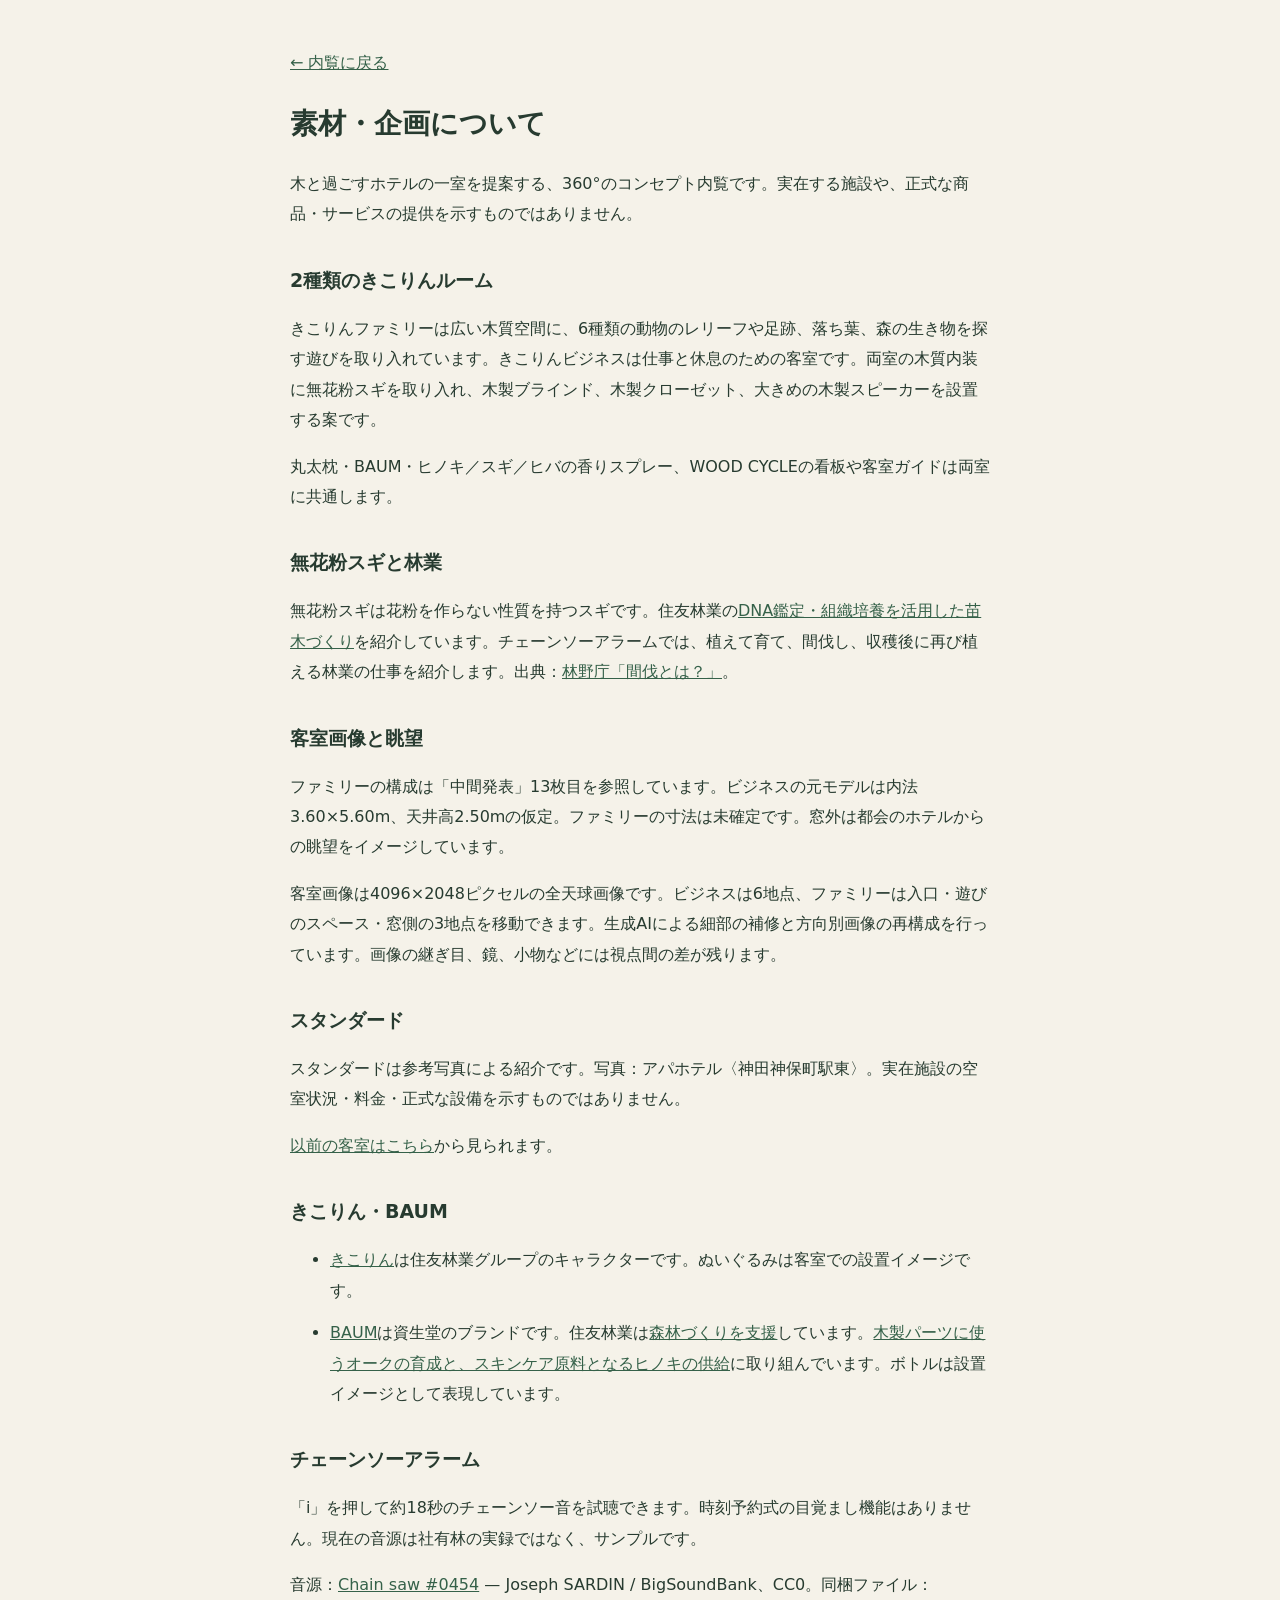
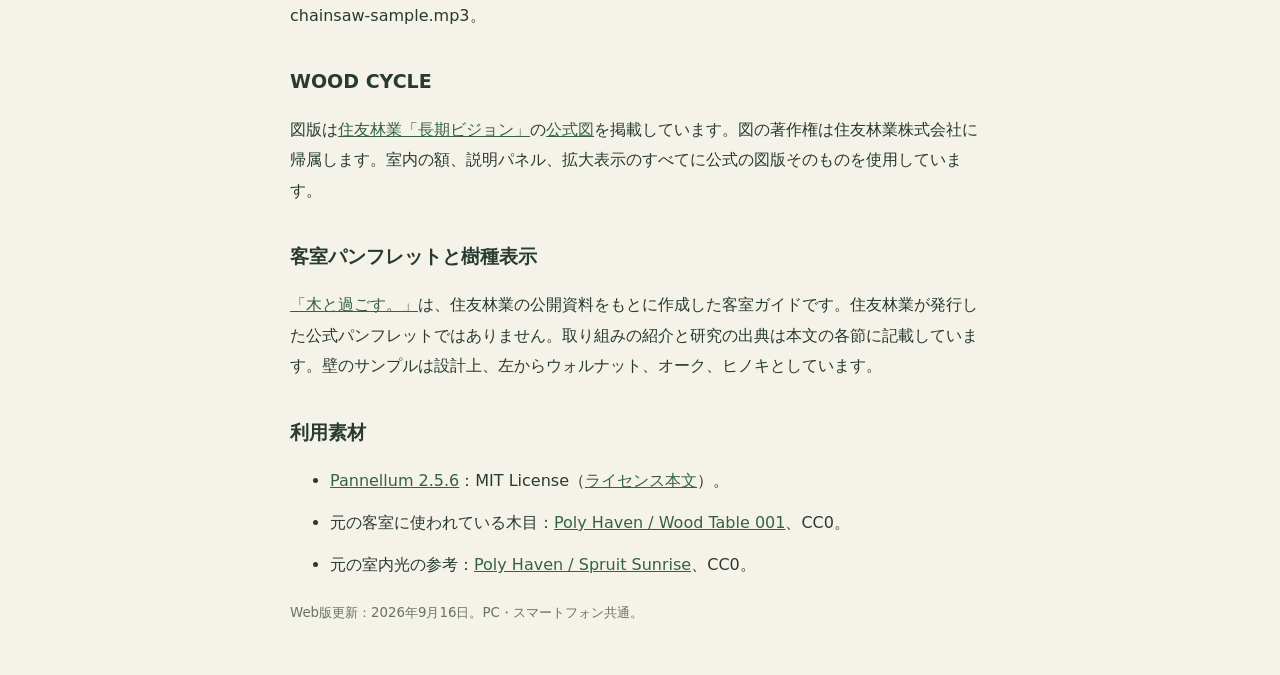
<file: credits.html>
<!doctype html>
<html lang="ja"><meta charset="utf-8"><meta name="viewport" content="width=device-width,initial-scale=1"><title>素材・企画について | きこりんルーム</title>
<style>body{margin:0;background:#f5f2e9;color:#273b30;font:16px/1.9 system-ui,sans-serif}main{max-width:700px;margin:48px auto;padding:0 24px}h1{font-size:28px}h2{font-size:19px;margin-top:32px}a{color:#356149}li{margin:12px 0}small{color:#687266}</style>
<main><a href="./">← 内覧に戻る</a><h1>素材・企画について</h1><p>木と過ごすホテルの一室を提案する、360°のコンセプト内覧です。実在する施設や、正式な商品・サービスの提供を示すものではありません。</p>
<h2>2種類のきこりんルーム</h2><p>きこりんファミリーは広い木質空間に、6種類の動物のレリーフや足跡、落ち葉、森の生き物を探す遊びを取り入れています。きこりんビジネスは仕事と休息のための客室です。両室の木質内装に無花粉スギを取り入れ、木製ブラインド、木製クローゼット、大きめの木製スピーカーを設置する案です。</p><p>丸太枕・BAUM・ヒノキ／スギ／ヒバの香りスプレー、WOOD CYCLEの看板や客室ガイドは両室に共通します。</p><h2>無花粉スギと林業</h2><p>無花粉スギは花粉を作らない性質を持つスギです。住友林業の<a href="https://sfc.jp/information/news/2024/2024-08-08-02.html">DNA鑑定・組織培養を活用した苗木づくり</a>を紹介しています。チェーンソーアラームでは、植えて育て、間伐し、収穫後に再び植える林業の仕事を紹介します。出典：<a href="https://www.rinya.maff.go.jp/j/kanbatu/suisin/kanbatu.html">林野庁「間伐とは？」</a>。</p><h2>客室画像と眺望</h2><p>ファミリーの構成は「中間発表」13枚目を参照しています。ビジネスの元モデルは内法3.60×5.60m、天井高2.50mの仮定。ファミリーの寸法は未確定です。窓外は都会のホテルからの眺望をイメージしています。</p><p>客室画像は4096×2048ピクセルの全天球画像です。ビジネスは6地点、ファミリーは入口・遊びのスペース・窓側の3地点を移動できます。生成AIによる細部の補修と方向別画像の再構成を行っています。画像の継ぎ目、鏡、小物などには視点間の差が残ります。</p><h2>スタンダード</h2><p>スタンダードは参考写真による紹介です。写真：アパホテル〈神田神保町駅東〉。実在施設の空室状況・料金・正式な設備を示すものではありません。</p><p><a href="legacy/">以前の客室はこちら</a>から見られます。</p><h2>きこりん・BAUM</h2><ul><li><a href="https://kikorin.jp/">きこりん</a>は住友林業グループのキャラクターです。ぬいぐるみは客室での設置イメージです。</li><li><a href="https://www.baumjapan.com/baum/">BAUM</a>は資生堂のブランドです。住友林業は<a href="https://sfc.jp/information/news/2024/2024-01-11.html">森林づくりを支援</a>しています。<a href="https://sfc.jp/information/sustainability/pdf/pdf/2025_report_05.pdf">木製パーツに使うオークの育成と、スキンケア原料となるヒノキの供給</a>に取り組んでいます。ボトルは設置イメージとして表現しています。</li></ul>
<h2>チェーンソーアラーム</h2><p>「i」を押して約18秒のチェーンソー音を試聴できます。時刻予約式の目覚まし機能はありません。現在の音源は社有林の実録ではなく、サンプルです。</p><p>音源：<a href="https://bigsoundbank.com/chain-saw-s0454.html">Chain saw #0454</a> — Joseph SARDIN / BigSoundBank、CC0。同梱ファイル：chainsaw-sample.mp3。</p>
<h2>WOOD CYCLE</h2><p>図版は<a href="https://sfc.jp/information/vision/">住友林業「長期ビジョン」</a>の<a href="https://sfc.jp/information/vision/img/img_001.png">公式図</a>を掲載しています。図の著作権は住友林業株式会社に帰属します。室内の額、説明パネル、拡大表示のすべてに公式の図版そのものを使用しています。</p><h2>客室パンフレットと樹種表示</h2><p><a href="brochure.html">「木と過ごす。」</a>は、住友林業の公開資料をもとに作成した客室ガイドです。住友林業が発行した公式パンフレットではありません。取り組みの紹介と研究の出典は本文の各節に記載しています。壁のサンプルは設計上、左からウォルナット、オーク、ヒノキとしています。</p><h2>利用素材</h2><ul><li><a href="https://pannellum.org/">Pannellum 2.5.6</a>：MIT License（<a href="PANNELLUM-LICENSE">ライセンス本文</a>）。</li><li>元の客室に使われている木目：<a href="https://polyhaven.com/a/wood_table_001">Poly Haven / Wood Table 001</a>、CC0。</li><li>元の室内光の参考：<a href="https://polyhaven.com/a/spruit_sunrise">Poly Haven / Spruit Sunrise</a>、CC0。</li></ul><small>Web版更新：2026年9月16日。PC・スマートフォン共通。</small></main></html>
</file>
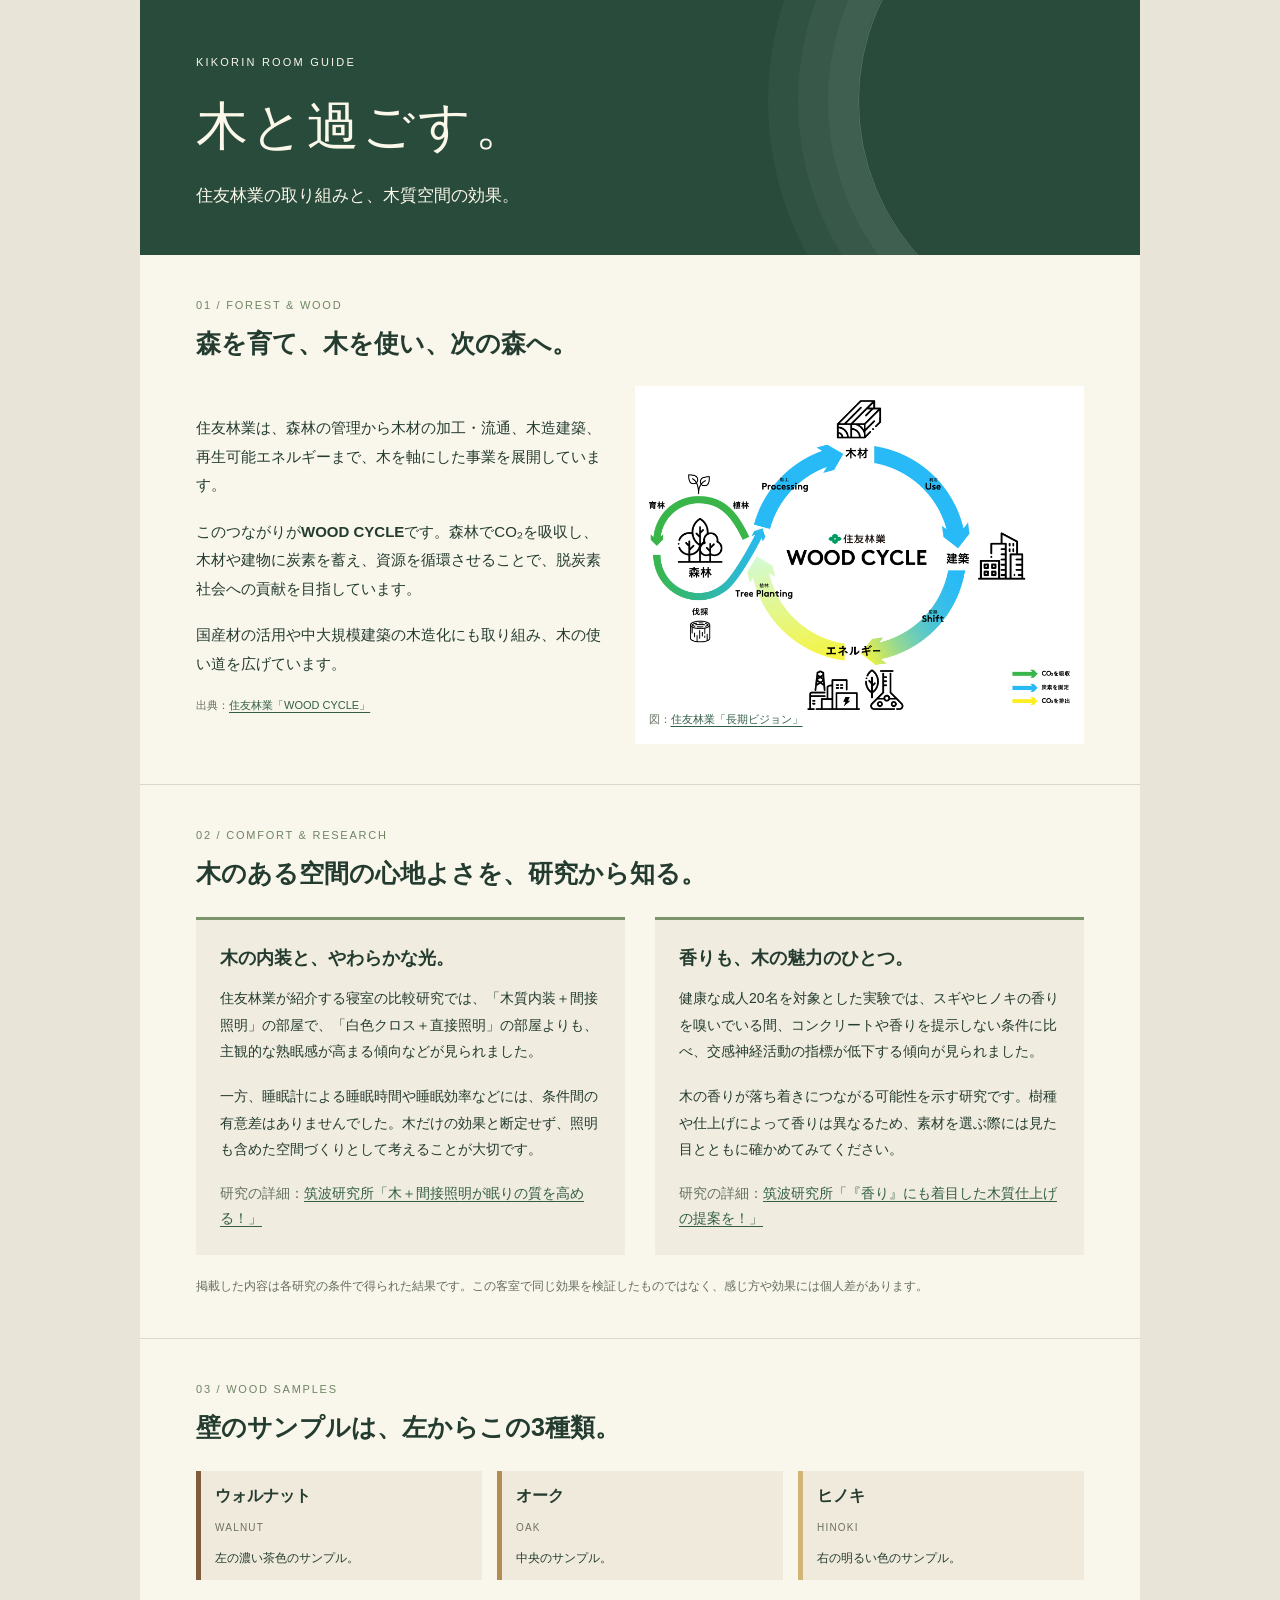
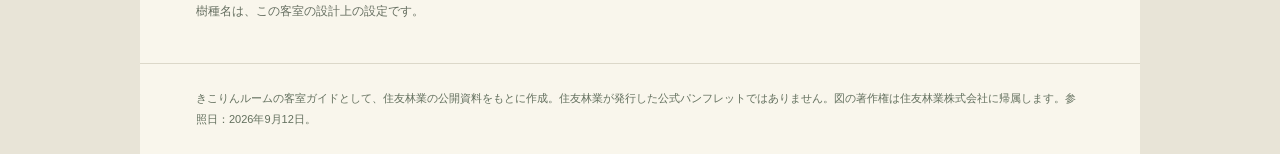
<file: legacy/brochure.html>
<!doctype html>
<html lang="ja">
<head>
<meta charset="utf-8"><meta name="viewport" content="width=device-width,initial-scale=1">
<title>木と過ごす。｜きこりんルーム 客室ガイド</title>
<style>
*{box-sizing:border-box}body{margin:0;background:#e8e4d7;color:#243c30;font-family:"Hiragino Kaku Gothic ProN","Yu Gothic",sans-serif;line-height:1.9}main{max-width:1000px;margin:0 auto;background:#f9f6ec}header{padding:52px 56px 42px;background:#284b3c;color:#fbf7e9;position:relative;overflow:hidden}header:after{content:"";position:absolute;border:1px solid #c4d0b845;border-radius:50%;width:460px;height:460px;right:-180px;top:-130px;box-shadow:0 0 0 30px #c4d0b80d,0 0 0 60px #c4d0b80d,0 0 0 90px #c4d0b80d}.eyebrow{font-size:11px;letter-spacing:.2em;margin:0 0 20px}h1{font-family:"Hiragino Mincho ProN","Yu Mincho",serif;font-size:52px;letter-spacing:.06em;font-weight:500;line-height:1.3;margin:0 0 20px}header .sub{font-size:17px;margin:0}section{padding:40px 56px;border-bottom:1px solid #dcd8c9}.number{display:block;color:#6e8564;font-size:11px;letter-spacing:.16em;margin-bottom:8px}h2{font-size:25px;line-height:1.55;font-weight:600;margin:0 0 24px}h3{font-size:18px;line-height:1.65;margin:0 0 12px}p{font-size:15px;margin:0 0 18px}.cycle-layout{display:grid;grid-template-columns:1fr 1.1fr;gap:30px;align-items:center}figure{margin:0;padding:14px;background:#fff}figure img{display:block;width:100%;height:auto}figcaption,.source{font-size:11px;line-height:1.8;color:#64715f}a{color:#335f47;text-underline-offset:3px}.source{margin:12px 0 0}.research{display:grid;grid-template-columns:1fr 1fr;gap:30px}.research article{padding:24px;background:#f0ecdf;border-top:3px solid #7e946c}.research p{font-size:14px}.note{font-size:12px;color:#646d5f;margin-top:20px;margin-bottom:0}.species{display:grid;grid-template-columns:repeat(3,1fr);gap:15px}.species div{border-left:5px solid #805b3c;padding:10px 14px;background:#efeadb}.species div:nth-child(2){border-color:#b18c53}.species div:nth-child(3){border-color:#d3b477}.species strong{font-size:16px;display:block}.species small{font-size:10px;letter-spacing:.12em;color:#6d715d}.species p{font-size:12px;margin:6px 0 0}footer{padding:24px 56px;font-size:11px;color:#63705e}.toplink{display:inline-block;color:#e5ebdf;font-size:12px;margin-bottom:24px}button{font:inherit} @media(max-width:640px){header{padding:36px 24px}h1{font-size:38px}header .sub{font-size:14px}section{padding:30px 24px}h2{font-size:22px}.cycle-layout,.research{grid-template-columns:1fr;gap:22px}.species{grid-template-columns:1fr}.research article{padding:20px}footer{padding:22px 24px}p{font-size:14px}}@media print{body{background:white}main{max-width:none}header{background:white;color:#243c30}section,article,figure{break-inside:avoid}.toplink{display:none}}
</style>
</head>
<body><main>
<header><p class="eyebrow">KIKORIN ROOM GUIDE</p><h1>木と過ごす。</h1><p class="sub">住友林業の取り組みと、木質空間の効果。</p></header>
<section><span class="number">01 / FOREST &amp; WOOD</span><h2><span style="white-space:nowrap">森を育て、</span><span style="white-space:nowrap">木を使い、</span><span style="white-space:nowrap">次の森へ。</span></h2>
<div class="cycle-layout"><div><p>住友林業は、森林の管理から木材の加工・流通、木造建築、再生可能エネルギーまで、木を軸にした事業を展開しています。</p><p>このつながりが<strong>WOOD CYCLE</strong>です。森林でCO₂を吸収し、木材や建物に炭素を蓄え、資源を循環させることで、脱炭素社会への貢献を目指しています。</p><p>国産材の活用や中大規模建築の木造化にも取り組み、木の使い道を広げています。</p><p class="source">出典：<a href="https://sfc.jp/information/vision/woodsolution/" target="_blank" rel="noopener noreferrer">住友林業「WOOD CYCLE」</a></p></div>
<figure><img src="../assets/wood-cycle-official.png" alt="住友林業のWOOD CYCLE公式図。森林、木材、建築、エネルギーの循環。"><figcaption>図：<a href="https://sfc.jp/information/vision/" target="_blank" rel="noopener noreferrer">住友林業「長期ビジョン」</a></figcaption></figure></div></section>
<section><span class="number">02 / COMFORT &amp; RESEARCH</span><h2>木のある空間の心地よさを、研究から知る。</h2>
<div class="research"><article><h3>木の内装と、やわらかな光。</h3><p>住友林業が紹介する寝室の比較研究では、「木質内装＋間接照明」の部屋で、「白色クロス＋直接照明」の部屋よりも、主観的な熟眠感が高まる傾向などが見られました。</p><p>一方、睡眠計による睡眠時間や睡眠効率などには、条件間の有意差はありませんでした。木だけの効果と断定せず、照明も含めた空間づくりとして考えることが大切です。</p><p class="source">研究の詳細：<a href="https://sfc.jp/information/company/rd/tukuba/woodlibrary/research/13.html" target="_blank" rel="noopener noreferrer">筑波研究所「木＋間接照明が眠りの質を高める！」</a></p></article>
<article><h3>香りも、木の魅力のひとつ。</h3><p>健康な成人20名を対象とした実験では、スギやヒノキの香りを嗅いでいる間、コンクリートや香りを提示しない条件に比べ、交感神経活動の指標が低下する傾向が見られました。</p><p>木の香りが落ち着きにつながる可能性を示す研究です。樹種や仕上げによって香りは異なるため、素材を選ぶ際には見た目とともに確かめてみてください。</p><p class="source">研究の詳細：<a href="https://sfc.jp/information/company/rd/tukuba/woodlibrary/research/16.html" target="_blank" rel="noopener noreferrer">筑波研究所「『香り』にも着目した木質仕上げの提案を！」</a></p></article></div>
<p class="note">掲載した内容は各研究の条件で得られた結果です。この客室で同じ効果を検証したものではなく、感じ方や効果には個人差があります。</p></section>
<section><span class="number">03 / WOOD SAMPLES</span><h2>壁のサンプルは、左からこの3種類。</h2><div class="species"><div><strong>ウォルナット</strong><small>WALNUT</small><p>左の濃い茶色のサンプル。</p></div><div><strong>オーク</strong><small>OAK</small><p>中央のサンプル。</p></div><div><strong>ヒノキ</strong><small>HINOKI</small><p>右の明るい色のサンプル。</p></div></div><p class="note">樹種名は、この客室の設計上の設定です。</p></section>
<footer>きこりんルームの客室ガイドとして、住友林業の公開資料をもとに作成。住友林業が発行した公式パンフレットではありません。図の著作権は住友林業株式会社に帰属します。参照日：2026年9月12日。</footer>
</main>
<script>document.addEventListener('keydown',e=>{if(e.key==='Escape'&&parent!==window)parent.postMessage({type:'close-brochure'},location.origin);});</script>
</body></html>
</file>
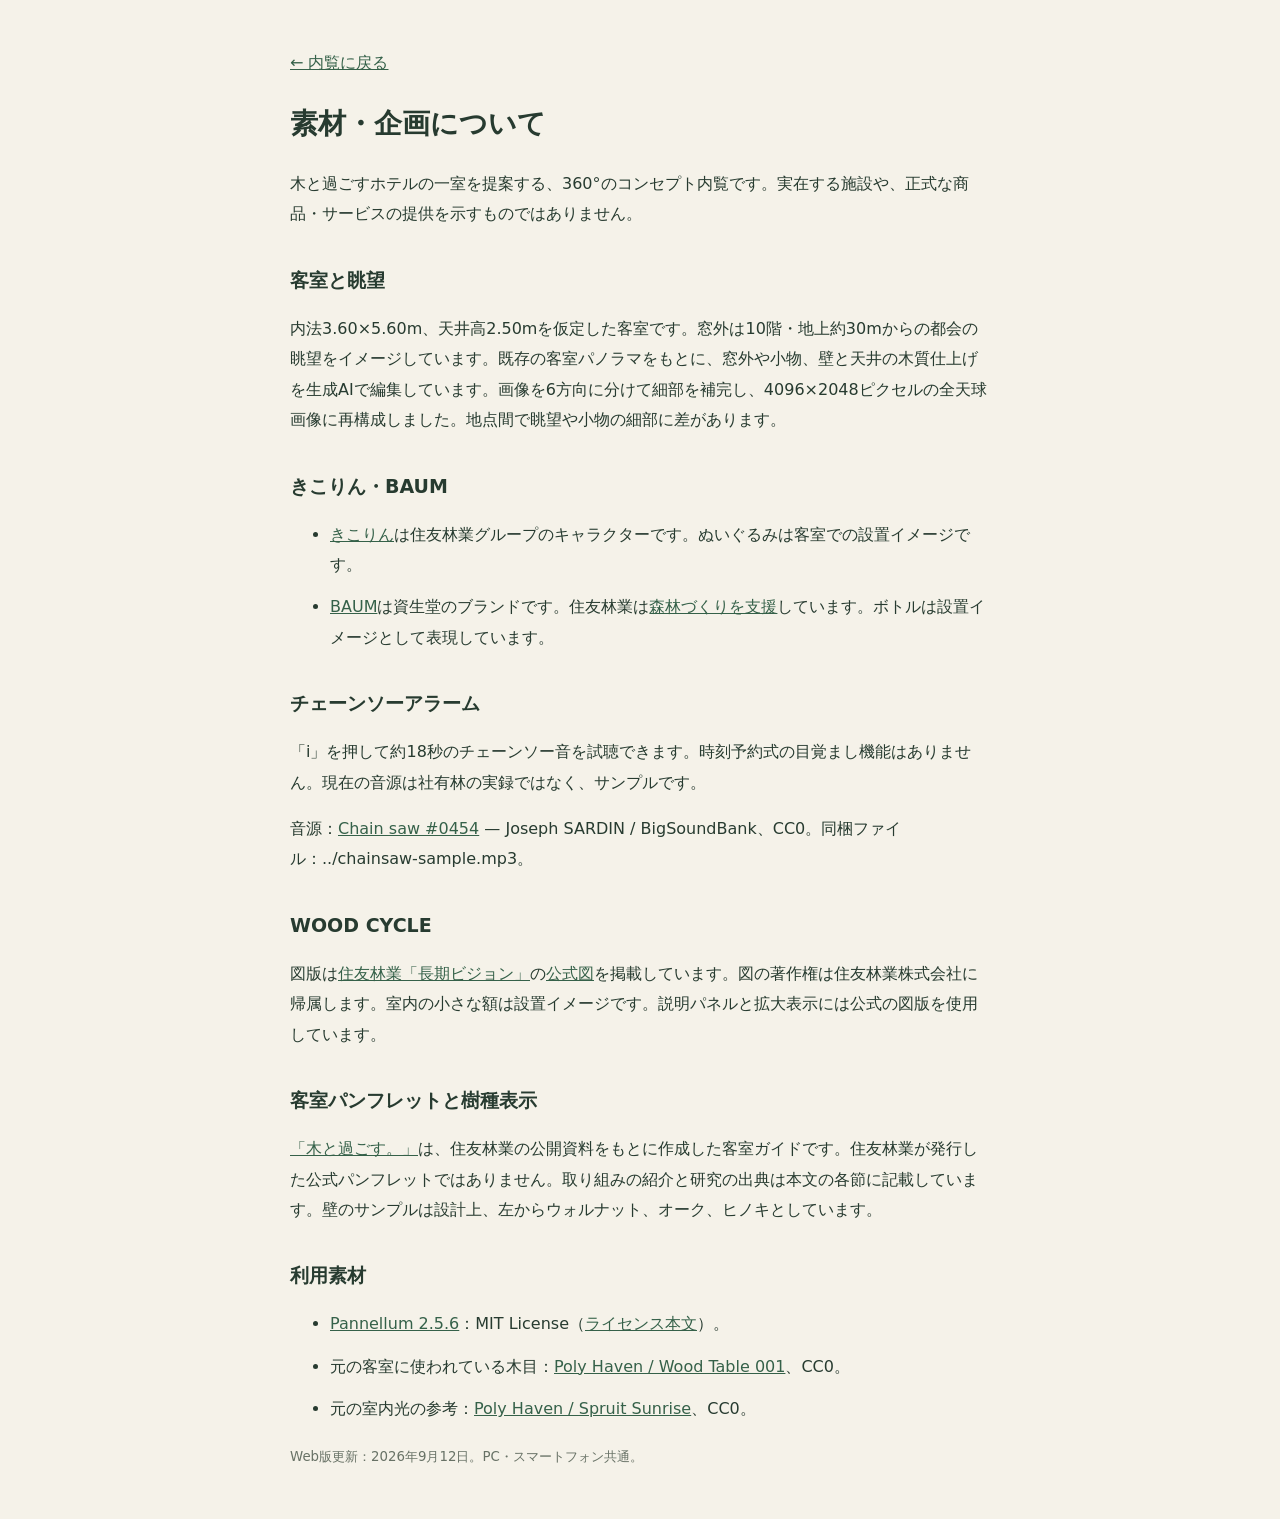
<file: legacy/credits.html>
<!doctype html>
<html lang="ja"><meta charset="utf-8"><meta name="viewport" content="width=device-width,initial-scale=1"><title>素材・企画について | きこりんルーム</title>
<style>body{margin:0;background:#f5f2e9;color:#273b30;font:16px/1.9 system-ui,sans-serif}main{max-width:700px;margin:48px auto;padding:0 24px}h1{font-size:28px}h2{font-size:19px;margin-top:32px}a{color:#356149}li{margin:12px 0}small{color:#687266}</style>
<main><a href="./">← 内覧に戻る</a><h1>素材・企画について</h1><p>木と過ごすホテルの一室を提案する、360°のコンセプト内覧です。実在する施設や、正式な商品・サービスの提供を示すものではありません。</p>
<h2>客室と眺望</h2><p>内法3.60×5.60m、天井高2.50mを仮定した客室です。窓外は10階・地上約30mからの都会の眺望をイメージしています。既存の客室パノラマをもとに、窓外や小物、壁と天井の木質仕上げを生成AIで編集しています。画像を6方向に分けて細部を補完し、4096×2048ピクセルの全天球画像に再構成しました。地点間で眺望や小物の細部に差があります。</p>
<h2>きこりん・BAUM</h2><ul><li><a href="https://kikorin.jp/">きこりん</a>は住友林業グループのキャラクターです。ぬいぐるみは客室での設置イメージです。</li><li><a href="https://www.baumjapan.com/baum/">BAUM</a>は資生堂のブランドです。住友林業は<a href="https://sfc.jp/information/news/2024/2024-01-11.html">森林づくりを支援</a>しています。ボトルは設置イメージとして表現しています。</li></ul>
<h2>チェーンソーアラーム</h2><p>「i」を押して約18秒のチェーンソー音を試聴できます。時刻予約式の目覚まし機能はありません。現在の音源は社有林の実録ではなく、サンプルです。</p><p>音源：<a href="https://bigsoundbank.com/chain-saw-s0454.html">Chain saw #0454</a> — Joseph SARDIN / BigSoundBank、CC0。同梱ファイル：../chainsaw-sample.mp3。</p>
<h2>WOOD CYCLE</h2><p>図版は<a href="https://sfc.jp/information/vision/">住友林業「長期ビジョン」</a>の<a href="https://sfc.jp/information/vision/img/img_001.png">公式図</a>を掲載しています。図の著作権は住友林業株式会社に帰属します。室内の小さな額は設置イメージです。説明パネルと拡大表示には公式の図版を使用しています。</p><h2>客室パンフレットと樹種表示</h2><p><a href="brochure.html">「木と過ごす。」</a>は、住友林業の公開資料をもとに作成した客室ガイドです。住友林業が発行した公式パンフレットではありません。取り組みの紹介と研究の出典は本文の各節に記載しています。壁のサンプルは設計上、左からウォルナット、オーク、ヒノキとしています。</p><h2>利用素材</h2><ul><li><a href="https://pannellum.org/">Pannellum 2.5.6</a>：MIT License（<a href="../PANNELLUM-LICENSE">ライセンス本文</a>）。</li><li>元の客室に使われている木目：<a href="https://polyhaven.com/a/wood_table_001">Poly Haven / Wood Table 001</a>、CC0。</li><li>元の室内光の参考：<a href="https://polyhaven.com/a/spruit_sunrise">Poly Haven / Spruit Sunrise</a>、CC0。</li></ul><small>Web版更新：2026年9月12日。PC・スマートフォン共通。</small></main></html>
</file>
<file: pannellum.css>
/* Pannellum 2.5.6, https://github.com/mpetroff/pannellum */
.pnlm-container{margin:0;padding:0;overflow:hidden;position:relative;cursor:default;width:100%;height:100%;font-family:Helvetica,"Nimbus Sans L","Liberation Sans",Arial,sans-serif;background:#f4f4f4 url('data:image/svg+xml,%3Csvg%20xmlns%3D%22http%3A%2F%2Fwww.w3.org%2F2000%2Fsvg%22%20width%3D%2267%22%20height%3D%22100%22%20viewBox%3D%220%200%2067%20100%22%3E%0A%3Cpath%20stroke%3D%22%23ccc%22%20fill%3D%22none%22%20d%3D%22M33.5%2C50%2C0%2C63%2C33.5%2C75%2C67%2C63%2C33.5%2C50m-33.5-50%2C67%2C25m-0.5%2C0%2C0%2C75m-66.5-75%2C67-25m-33.5%2C75%2C0%2C25m0-100%2C0%2C50%22%2F%3E%0A%3C%2Fsvg%3E%0A') repeat;-webkit-user-select:none;-khtml-user-select:none;-moz-user-select:none;-o-user-select:none;-ms-user-select:none;user-select:none;outline:0;line-height:1.4;contain:content}.pnlm-container *{box-sizing:content-box}.pnlm-ui{position:absolute;width:100%;height:100%;z-index:1}.pnlm-grab{cursor:grab;cursor:url('data:image/svg+xml,%3Csvg%20xmlns%3D%22http%3A%2F%2Fwww.w3.org%2F2000%2Fsvg%22%20height%3D%2226%22%20width%3D%2226%22%3E%0A%3Cpath%20stroke%3D%22%23000%22%20stroke-width%3D%221px%22%20fill%3D%22%23fff%22%20d%3D%22m15.3%2020.5s6.38-6.73%204.64-8.24-3.47%201.01-3.47%201.01%203.61-5.72%201.41-6.49c-2.2-0.769-3.33%204.36-3.33%204.36s0.873-5.76-1.06-5.76-1.58%205.39-1.58%205.39-0.574-4.59-2.18-4.12c-1.61%200.468-0.572%205.51-0.572%205.51s-1.58-4.89-2.93-3.79c-1.35%201.11%200.258%205.25%200.572%206.62%200.836%202.43%202.03%202.94%202.17%205.55%22%2F%3E%0A%3C%2Fsvg%3E%0A') 12 8,default}.pnlm-grabbing{cursor:grabbing;cursor:url('data:image/svg+xml,%3Csvg%20xmlns%3D%22http%3A%2F%2Fwww.w3.org%2F2000%2Fsvg%22%20height%3D%2226%22%20width%3D%2226%22%3E%0A%3Cpath%20stroke%3D%22%23000%22%20stroke-width%3D%221px%22%20fill%3D%22%23fff%22%20d%3D%22m15.3%2020.5s5.07-5.29%203.77-6.74c-1.31-1.45-2.53%200.14-2.53%200.14s2.74-3.29%200.535-4.06c-2.2-0.769-2.52%201.3-2.52%201.3s0.81-2.13-1.12-2.13-1.52%201.77-1.52%201.77-0.261-1.59-1.87-1.12c-1.61%200.468-0.874%202.17-0.874%202.17s-0.651-1.55-2-0.445c-1.35%201.11-0.68%202.25-0.365%203.62%200.836%202.43%202.03%202.94%202.17%205.55%22%2F%3E%0A%3C%2Fsvg%3E%0A') 12 8,default}.pnlm-sprite{background-image:url('data:image/svg+xml,%3Csvg%20xmlns%3D%22http%3A%2F%2Fwww.w3.org%2F2000%2Fsvg%22%20width%3D%2226%22%20height%3D%22208%22%3E%0A%3Ccircle%20fill-opacity%3D%22.78%22%20cy%3D%22117%22%20cx%3D%2213%22%20r%3D%2211%22%20fill%3D%22%23fff%22%2F%3E%0A%3Ccircle%20fill-opacity%3D%22.78%22%20cy%3D%22143%22%20cx%3D%2213%22%20r%3D%2211%22%20fill%3D%22%23fff%22%2F%3E%0A%3Ccircle%20cy%3D%22169%22%20cx%3D%2213%22%20r%3D%227%22%20fill%3D%22none%22%20stroke%3D%22%23000%22%20stroke-width%3D%222%22%2F%3E%0A%3Ccircle%20cy%3D%22195%22%20cx%3D%2213%22%20r%3D%227%22%20fill%3D%22none%22%20stroke%3D%22%23000%22%20stroke-width%3D%222%22%2F%3E%0A%3Ccircle%20cx%3D%2213%22%20cy%3D%22195%22%20r%3D%222.5%22%2F%3E%0A%3Cpath%20d%3D%22m5%2083v6h2v-4h4v-2zm10%200v2h4v4h2v-6zm-5%205v6h6v-6zm-5%205v6h6v-2h-4v-4zm14%200v4h-4v2h6v-6z%22%2F%3E%0A%3Cpath%20d%3D%22m13%20110a7%207%200%200%200%20-7%207%207%207%200%200%200%207%207%207%207%200%200%200%207%20-7%207%207%200%200%200%20-7%20-7zm-1%203h2v2h-2zm0%203h2v5h-2z%22%2F%3E%0A%3Cpath%20d%3D%22m5%2057v6h2v-4h4v-2zm10%200v2h4v4h2v-6zm-10%2010v6h6v-2h-4v-4zm14%200v4h-4v2h6v-6z%22%2F%3E%0A%3Cpath%20d%3D%22m17%2038v2h-8v-2z%22%2F%3E%0A%3Cpath%20d%3D%22m12%209v3h-3v2h3v3h2v-3h3v-2h-3v-3z%22%2F%3E%0A%3Cpath%20d%3D%22m13%20136-6.125%206.125h4.375v7.875h3.5v-7.875h4.375z%22%2F%3E%0A%3Cpath%20d%3D%22m10.428%20173.33v-5.77l5-2.89v5.77zm1-1.73%203-1.73-3.001-1.74z%22%2F%3E%0A%3C%2Fsvg%3E%0A')}.pnlm-container:-moz-full-screen{height:100%!important;width:100%!important;position:static!important}.pnlm-container:-webkit-full-screen{height:100%!important;width:100%!important;position:static!important}.pnlm-container:-ms-fullscreen{height:100%!important;width:100%!important;position:static!important}.pnlm-container:fullscreen{height:100%!important;width:100%!important;position:static!important}.pnlm-render-container{cursor:inherit;position:absolute;height:100%;width:100%}.pnlm-controls{margin-top:4px;background-color:#fff;border:1px solid #999;border-color:rgba(0,0,0,0.4);border-radius:3px;cursor:pointer;z-index:2;-webkit-transform:translateZ(9999px);transform:translateZ(9999px)}.pnlm-control:hover{background-color:#f8f8f8}.pnlm-controls-container{position:absolute;top:0;left:4px;z-index:1}.pnlm-zoom-controls{width:26px;height:52px}.pnlm-zoom-in{width:100%;height:50%;position:absolute;top:0;border-radius:3px 3px 0 0}.pnlm-zoom-out{width:100%;height:50%;position:absolute;bottom:0;background-position:0 -26px;border-top:1px solid #ddd;border-top-color:rgba(0,0,0,0.10);border-radius:0 0 3px 3px}.pnlm-fullscreen-toggle-button,.pnlm-orientation-button,.pnlm-hot-spot-debug-indicator{width:26px;height:26px}.pnlm-hot-spot-debug-indicator{position:absolute;top:50%;left:50%;width:26px;height:26px;margin:-13px 0 0 -13px;background-color:rgba(255,255,255,0.5);border-radius:13px;display:none}.pnlm-orientation-button-inactive{background-position:0 -156px}.pnlm-orientation-button-active{background-position:0 -182px}.pnlm-fullscreen-toggle-button-inactive{background-position:0 -52px}.pnlm-fullscreen-toggle-button-active{background-position:0 -78px}.pnlm-panorama-info{position:absolute;bottom:4px;background-color:rgba(0,0,0,0.7);border-radius:0 3px 3px 0;padding-right:10px;color:#fff;text-align:left;display:none;z-index:2;-webkit-transform:translateZ(9999px);transform:translateZ(9999px)}.pnlm-title-box{position:relative;font-size:20px;display:table;padding-left:5px;margin-bottom:3px}.pnlm-author-box{position:relative;font-size:12px;display:table;padding-left:5px}.pnlm-load-box{position:absolute;top:50%;left:50%;width:200px;height:150px;margin:-75px 0 0 -100px;background-color:rgba(0,0,0,0.7);border-radius:3px;text-align:center;font-size:20px;display:none;color:#fff}.pnlm-load-box p{margin:20px 0}.pnlm-lbox{position:absolute;top:50%;left:50%;width:20px;height:20px;margin:-10px 0 0 -10px;display:none}.pnlm-loading{animation-duration:1.5s;-webkit-animation-duration:1.5s;animation-name:pnlm-mv;-webkit-animation-name:pnlm-mv;animation-iteration-count:infinite;-webkit-animation-iteration-count:infinite;animation-timing-function:linear;-webkit-animation-timing-function:linear;height:10px;width:10px;background-color:#fff;position:relative}@keyframes pnlm-mv{from{left:0;top:0}25%{left:10px;top:0}50%{left:10px;top:10px}75%{left:0;top:10px}to{left:0;top:0}}@-webkit-keyframes pnlm-mv{from{left:0;top:0}25%{left:10px;top:0}50%{left:10px;top:10px}75%{left:0;top:10px}to{left:0;top:0}}.pnlm-load-button{position:absolute;top:50%;left:50%;width:200px;height:100px;margin:-50px 0 0 -100px;background-color:rgba(0,0,0,.7);border-radius:3px;text-align:center;font-size:20px;display:table;color:#fff;cursor:pointer}.pnlm-load-button:hover{background-color:rgba(0,0,0,.8)}.pnlm-load-button p{display:table-cell;vertical-align:middle}.pnlm-info-box{font-size:15px;position:absolute;top:50%;left:50%;width:200px;height:150px;margin:-75px 0 0 -100px;background-color:#000;border-radius:3px;display:table;text-align:center;color:#fff;table-layout:fixed}.pnlm-info-box a,.pnlm-author-box a{color:#fff;word-wrap:break-word;overflow-wrap:break-word}.pnlm-info-box p{display:table-cell;vertical-align:middle;padding:0 5px 0 5px}.pnlm-error-msg{display:none}.pnlm-about-msg{font-size:11px;line-height:11px;color:#fff;padding:5px 8px 5px 8px;background:rgba(0,0,0,0.7);border-radius:3px;position:absolute;top:50px;left:50px;display:none;opacity:0;-moz-transition:opacity .3s ease-in-out;-webkit-transition:opacity .3s ease-in-out;-o-transition:opacity .3s ease-in-out;-ms-transition:opacity .3s ease-in-out;transition:opacity .3s ease-in-out;z-index:1}.pnlm-about-msg a:link,.pnlm-about-msg a:visited{color:#fff}.pnlm-about-msg a:hover,.pnlm-about-msg a:active{color:#eee}.pnlm-hotspot-base{position:absolute;visibility:hidden;cursor:default;vertical-align:middle;top:0;z-index:1}.pnlm-hotspot{height:26px;width:26px;border-radius:13px}.pnlm-hotspot:hover{background-color:rgba(255,255,255,0.2)}.pnlm-hotspot.pnlm-info{background-position:0 -104px}.pnlm-hotspot.pnlm-scene{background-position:0 -130px}div.pnlm-tooltip span{visibility:hidden;position:absolute;border-radius:3px;background-color:rgba(0,0,0,0.7);color:#fff;text-align:center;max-width:200px;padding:5px 10px;margin-left:-220px;cursor:default}div.pnlm-tooltip:hover span{visibility:visible}div.pnlm-tooltip:hover span:after{content:'';position:absolute;width:0;height:0;border-width:10px;border-style:solid;border-color:rgba(0,0,0,0.7) transparent transparent transparent;bottom:-20px;left:-10px;margin:0 50%}.pnlm-compass{position:absolute;width:50px;height:50px;right:4px;bottom:4px;border-radius:25px;background-image:url('data:image/svg+xml,%3Csvg%20xmlns%3D%22http%3A%2F%2Fwww.w3.org%2F2000%2Fsvg%22%20height%3D%2250%22%20width%3D%2250%22%3E%0A%3Cpath%20d%3D%22m24.5078%206-3.2578%2018h7.5l-3.25781-18h-0.984376zm-3.2578%2020%203.2578%2018h0.9844l3.2578-18h-7.5zm1.19531%200.9941h5.10938l-2.5547%2014.1075-2.5547-14.1075z%22%2F%3E%0A%3C%2Fsvg%3E%0A');cursor:default;display:none}.pnlm-world{position:absolute;left:50%;top:50%}.pnlm-face{position:absolute;-webkit-transform-origin:0 0;transform-origin:0 0}.pnlm-dragfix,.pnlm-preview-img{position:absolute;height:100%;width:100%}.pnlm-preview-img{background-size:cover;background-position:center}.pnlm-lbar{width:150px;margin:0 auto;border:#fff 1px solid;height:6px}.pnlm-lbar-fill{background:#fff;height:100%;width:0}.pnlm-lmsg{font-size:12px}.pnlm-fade-img{position:absolute;top:0;left:0}.pnlm-pointer{cursor:pointer}
</file>
<file: styles.css>
:root{color-scheme:dark;font-family:-apple-system,BlinkMacSystemFont,"Hiragino Kaku Gothic ProN","Noto Sans JP",sans-serif;color:#fffef8;background:#24362f;font-synthesis:none}*{box-sizing:border-box}body{margin:0;overflow:hidden}button{font:inherit;color:inherit;cursor:pointer;-webkit-tap-highlight-color:transparent}button:focus-visible,[role=button]:focus-visible{outline:3px solid #fff2ad;outline-offset:4px}#panorama{position:fixed;inset:0;width:100%;height:100dvh}.masthead{position:fixed;top:max(26px,env(safe-area-inset-top));left:32px;display:flex;align-items:center;gap:13px;text-shadow:0 2px 12px #132118aa;pointer-events:none}.masthead:before{content:"";position:absolute;inset:-50px -180px -50px -50px;background:radial-gradient(ellipse at left top,#10281d88,transparent 70%);z-index:-1}.mark{display:grid;place-items:center;border:1px solid #fff9;width:44px;height:44px;border-radius:50%;font-family:serif;font-size:24px}h1{font-size:20px;letter-spacing:.07em;font-weight:500;margin:0}h1 span{font-size:14px;letter-spacing:.02em;display:inline-block;margin-left:8px}.masthead p{margin:6px 0 0;font-size:12px;letter-spacing:.12em;opacity:.9}.top-actions{position:fixed;top:26px;right:30px;display:flex;gap:8px}.top-actions button{width:43px;height:43px;border-radius:50%;background:#17291fc4;border:1px solid #ffffff45;font-size:24px;backdrop-filter:blur(16px)}#info-toggle{font-family:Georgia,serif;font-size:21px}#info-toggle[aria-pressed=false]{opacity:.5}#status{position:fixed;left:50%;top:46%;transform:translate(-50%,-50%);background:#182b24dc;padding:16px 24px;border-radius:6px;font-size:14px;pointer-events:none;transition:opacity .25s}#status[hidden]{display:none}footer{position:fixed;bottom:0;left:0;right:0;padding:50px 32px max(18px,env(safe-area-inset-bottom));background:linear-gradient(transparent,#13261da3 45%,#10231fe8);pointer-events:none}.location{display:flex;align-items:center;gap:14px;margin-bottom:15px}.location>span:first-child{font-size:12px;letter-spacing:.14em;color:#e4d6b8}.location strong{font-size:18px;font-weight:500}.guide{font-size:12px;opacity:.85}.location .guide{margin-left:auto}nav{display:flex;gap:9px;pointer-events:auto;max-width:780px}nav button{position:relative;min-width:90px;flex:1;height:58px;padding:0 10px;border:1px solid #ffffff44;border-radius:4px;background:#23382d66;overflow:hidden;text-align:left;font-size:13px;text-shadow:0 1px 4px #000}nav button img{position:absolute;inset:0;width:100%;height:100%;object-fit:cover;opacity:.48;z-index:0}nav button:after{content:"";position:absolute;inset:0;background:linear-gradient(transparent,#10261dbb)}nav button span{position:relative;z-index:1;display:block;padding-top:23px}nav button[aria-current=true]{border:2px solid #f3e1ae}nav button[aria-current=true] img{opacity:.8}.bottomline{display:flex;align-items:center;gap:18px;margin-top:13px;font-size:10px;letter-spacing:.1em;color:#d8dfd6}.bottomline button{pointer-events:auto;padding:4px 13px;border:1px solid #ffffff44;background:transparent;border-radius:3px;font-size:12px}.key-guide{margin-left:auto;opacity:.8}.detail{position:fixed;right:30px;top:88px;width:310px;max-width:calc(100vw - 40px);padding:24px;background:#f6f3e9f5;color:#263a2e;border-radius:5px;box-shadow:0 6px 34px #0003}.detail h2{font-size:18px;font-weight:500;margin:10px 0 12px}.detail>p:last-child{font-size:14px;line-height:1.9;margin:0}.eyebrow{font-size:10px;letter-spacing:.2em;color:#687564}.detail button,#plan>button{position:absolute;right:6px;top:4px;border:0;background:transparent;color:#253a2d;font-size:27px;width:36px;height:36px}#plan{position:fixed;bottom:180px;left:32px;background:#f8f7f2;padding:14px;border-radius:4px;box-shadow:0 5px 40px #0004;width:300px}#plan img{width:100%;display:block}#plan>button{z-index:1}.pnlm-controls-container{top:90px;left:30px}.pnlm-zoom-controls{display:none}.pnlm-panorama-info{display:none!important}.pnlm-load-box{border-radius:6px;background:#23362be8!important}.pnlm-about-msg{font-size:12px}.tour-move{width:42px;height:42px;border:1.5px solid #fff;border-radius:50%;background:#213b299c;box-shadow:0 2px 12px #0003;transform-origin:center;cursor:pointer}.tour-move:before{content:"";position:absolute;width:11px;height:11px;border-left:3px solid white;border-top:3px solid white;transform:rotate(45deg);left:14px;top:16px}.tour-move:hover{background:#1e4c34e6}.hot-label{position:absolute;white-space:nowrap;left:50%;top:46px;transform:translateX(-50%);padding:5px 9px;background:#13281fdc;border-radius:3px;font-size:12px;pointer-events:none;opacity:0;transition:opacity .2s}.tour-move:hover .hot-label,.tour-move:focus-visible .hot-label{opacity:1}.tour-info{display:grid;place-items:center;width:27px;height:27px;border:1px solid #fff9;border-radius:50%;background:#f4eedcd9;color:#334b37;font:italic 18px Georgia,serif;box-shadow:0 1px 8px #0003;cursor:pointer}.tour-info:before{content:"i"}.hide-info .tour-info{display:none}.pnlm-hotspot-base{z-index:1}#panorama canvas{outline:none}@media(max-width:640px){.masthead{left:17px;top:max(18px,env(safe-area-inset-top));gap:9px}.mark{width:34px;height:34px;font-size:20px}h1{font-size:16px;letter-spacing:.04em}h1 span{display:block;margin:4px 0 0;font-size:11px}.masthead p{display:none}.top-actions{right:14px;top:18px;gap:6px}.top-actions button{width:35px;height:35px;font-size:21px}footer{padding:45px 16px max(12px,env(safe-area-inset-bottom))}.location{gap:11px;margin-bottom:10px}.location strong{font-size:16px}.guide{display:none}nav{overflow-x:auto;gap:6px;scrollbar-width:none;padding-bottom:2px}nav button{min-width:82px;height:54px;font-size:12px}.bottomline{margin-top:9px;font-size:9px;gap:12px}.key-guide{display:none}.bottomline button{margin-left:auto}.detail{right:16px;top:72px;padding:23px;width:290px}#plan{left:16px;bottom:164px;width:250px;max-height:60dvh;overflow:auto}.tour-move{width:38px;height:38px}.tour-move:before{left:12px;top:14px}.hot-label{font-size:11px;top:41px;opacity:1}.tour-info{width:25px;height:25px}#status{width:max-content;max-width:90vw;text-align:center;font-size:13px}.pnlm-controls-container{left:16px;top:76px}}@media(prefers-reduced-motion:reduce){*{transition:none!important}}

#notice{position:fixed;top:80px;left:50%;transform:translateX(-50%);max-width:calc(100vw - 32px);width:max-content;background:#20352cee;color:#fff;padding:14px 18px;border-radius:5px;font-size:13px;line-height:1.7;pointer-events:none}#notice[hidden]{display:none}

/* Web/mobile update: deliberate sound playback and reachable touch controls. */
#alarm-toggle{position:relative;font:italic 24px Georgia,serif}
#alarm-toggle[aria-pressed=true]{background:#e6d9aa;color:#20352c;box-shadow:0 0 0 4px #f4e9bf33}
.sound-dot{position:absolute;right:3px;bottom:3px;width:9px;height:9px;border-radius:50%;background:#e0c27c;border:2px solid #20352c}
#alarm-toggle[aria-pressed=true] .sound-dot{background:#40765b}
.alarm-panel{width:350px;max-height:calc(100dvh - 270px);overflow-y:auto;z-index:5}
.alarm-panel .alarm-copy{font-size:14px;line-height:1.8;margin:0 0 16px}
.alarm-panel audio{display:block;width:100%;height:42px;color-scheme:light}
#audio-state{font-size:12px;color:#476144;margin:12px 0 8px}
.alarm-panel .audio-note{font-size:12px;line-height:1.8;color:#5a6658;margin:0 0 12px}
.audio-credit{font-size:10px;line-height:1.8;color:#4b614e;text-underline-offset:3px}
.bottomline a{pointer-events:auto;color:inherit;text-underline-offset:3px;font-size:10px}
.bottomline #info-toggle{font-family:inherit;font-size:12px}
.tour-audio{background:#e8d8a8;border-color:#fff6d7}
.detail{z-index:5;max-height:calc(100dvh - 260px);overflow:auto}
#plan{z-index:6}
@media(max-width:640px){
 .top-actions{right:12px;top:max(14px,env(safe-area-inset-top));gap:6px}
 .top-actions button{width:44px;height:44px}
 .masthead{max-width:calc(100vw - 125px)}
 .masthead h1{font-size:14px}
 .mark{display:none}
 .detail{top:72px;right:12px;max-width:calc(100vw - 24px);max-height:calc(100dvh - 258px)}
 .alarm-panel{width:330px}
 .tour-info{width:34px;height:34px}
 .tour-info:after{content:"";position:absolute;inset:-5px;border-radius:50%}
 .bottomline{flex-wrap:wrap;gap:4px 10px;margin-top:6px}
 .bottomline button{min-height:36px;margin-left:0;padding:4px 8px}
 .bottomline>span:first-child{font-size:8px}
 .bottomline a{font-size:9px;margin-left:auto}
 .bottomline #info-toggle{font-family:inherit;font-size:11px}
}
@media(max-height:500px) and (orientation:landscape){
 .masthead{top:12px}.masthead p{display:none}
 .top-actions{top:10px}
 footer{padding:16px 18px 6px}.location{margin-bottom:6px}
 nav button{height:40px;min-width:70px}nav button span{padding-top:13px}
 .bottomline{margin-top:4px}.bottomline button{min-height:28px}
 .detail{top:64px;max-height:calc(100dvh - 76px);width:315px}
 #plan{bottom:12px;max-height:calc(100dvh - 76px);overflow:auto}
}

.detail{z-index:6;max-height:calc(100dvh - 110px);overflow:auto}.detail.with-diagram{width:520px}.detail #detail-text{font-size:14px;line-height:1.85;margin:0}#wood-cycle-figure{margin:18px 0 0}#wood-cycle-figure[hidden]{display:none}.detail .diagram-open{position:static;height:auto;right:auto;top:auto;padding:8px;background:white;border:1px solid #d6ddd6;border-radius:4px;display:block;width:100%}.diagram-open img{display:block;width:100%;height:auto}#wood-cycle-figure figcaption{font-size:11px;line-height:1.7;color:#55655a;margin-top:8px}#wood-cycle-figure a,#wood-cycle-dialog a{color:#315d45}#wood-cycle-dialog{position:fixed;inset:0;width:min(1100px,calc(100vw - 32px));max-height:calc(100dvh - 32px);padding:24px;border:0;border-radius:8px;background:#fff;color:#20352c;overflow:auto}#wood-cycle-dialog::backdrop{background:#10231dd9}#wood-cycle-dialog h2{margin:0 40px 12px 0;font-size:19px;font-weight:500}#wood-cycle-dialog img{display:block;width:100%;max-height:calc(100dvh - 160px);object-fit:contain}#wood-cycle-dialog p{font-size:12px;margin:12px 0 0}#close-wood-cycle{position:absolute;right:12px;top:8px;width:40px;height:40px;border:0;background:transparent;color:#20352c;font-size:30px}@media(max-width:640px){.detail.with-diagram{width:calc(100vw - 32px);max-width:none;max-height:calc(100dvh - 90px)}#wood-cycle-dialog{padding:18px}.detail .diagram-open{padding:5px}}

/* Labels and print artwork remain live type, anchored to the room perspective. */
#room-surfaces{position:absolute;inset:0;overflow:hidden;pointer-events:none;z-index:2}
.room-surface{position:absolute;left:0;top:0;transform-origin:0 0;backface-visibility:hidden;margin:0;padding:0;border:0}
.room-surface[hidden]{display:none}
.wood-nameplate{background:#e8ddc4;color:#302c21;border:2px solid #aa9876;box-shadow:0 3px 5px #33200e35;display:flex;flex-direction:column;align-items:center;justify-content:center;gap:5px;font-family:"Hiragino Kaku Gothic ProN","Yu Gothic",sans-serif}
.wood-nameplate strong{font-size:29px;font-weight:600;line-height:1.15;white-space:nowrap}
.wood-nameplate span{font:17px/1.1 Arial,sans-serif;letter-spacing:2px}
.room-brochure{pointer-events:auto;background:#f3eedf;box-shadow:0 3px 6px #3e2a1740;cursor:pointer;border-radius:0}
.room-brochure img{display:block;width:100%;height:100%}
.room-brochure:focus-visible{outline:6px solid #e7ce89;outline-offset:4px}
#brochure-dialog{padding:0;border:0;border-radius:8px;width:min(1050px,calc(100vw - 24px));height:calc(100dvh - 32px);max-width:none;max-height:none;background:#e8e4d7;overflow:hidden;color:#243c30}
#brochure-dialog::backdrop{background:#10231ddb}
.brochure-toolbar{height:56px;padding:0 18px;display:flex;align-items:center;gap:18px;border-bottom:1px solid #cbd0c3;background:#f8f5eb}
.brochure-toolbar h2{font-size:14px;margin:0;font-weight:500}.brochure-toolbar a{font-size:12px;color:#335f47;margin-left:auto}
#close-brochure{border:0;background:none;color:#243c30;font-size:30px;width:44px;height:44px}
#brochure-frame{display:block;border:0;width:100%;height:calc(100% - 56px);background:#f9f6ec}
@media(max-width:640px){#brochure-dialog{height:calc(100dvh - 16px);width:calc(100vw - 16px)}.brochure-toolbar{padding:0 8px;gap:8px}.brochure-toolbar h2{font-size:12px}.brochure-toolbar a{font-size:11px}}

/* Room collection: always accessible above the immersive view. */
[hidden]{display:none!important}
.room-switcher{position:fixed;top:100px;left:32px;z-index:4;display:flex;align-items:center;gap:10px;flex-wrap:wrap;padding:12px 15px;background:#20352ced;border:1px solid #ffffff40;border-radius:7px;max-width:calc(100vw - 64px);box-shadow:0 4px 20px #0002}
.room-switcher label{font-size:11px;color:#e6d9b8}
.room-switcher select{font:inherit;font-size:13px;max-width:100%;min-height:40px;padding:8px 28px 8px 10px;background:#f6f3e9;color:#20352c;border:0;border-radius:3px}
.room-switcher button,.room-switcher a{font:inherit;font-size:12px;padding:10px 12px;border:1px solid #ffffff55;border-radius:3px;background:transparent;color:#fff;text-decoration:none;min-height:40px}
.room-switcher a:hover,.room-switcher button:hover{background:#ffffff18}
.room-switcher :focus-visible{outline:3px solid #ffe4a2;outline-offset:3px}
#room-dialog{width:min(720px,calc(100vw - 24px));max-height:calc(100dvh - 32px);padding:32px;border:0;border-radius:8px;background:#f6f3e9;color:#20352c;line-height:1.85}
#room-dialog::backdrop{background:#10231dcc}
#close-room{position:absolute;right:10px;top:6px;border:0;background:none;font-size:30px;width:44px;height:44px}
#room-dialog h2{font-size:23px;line-height:1.5;margin:12px 20px 16px 0}
#room-dialog h3{font-size:17px;border-top:1px solid #cbd1c5;padding-top:20px}
#room-dialog h4{font-size:15px;margin:0 0 5px}
#room-dialog p,#room-features{font-size:14px}
#room-spec{font-size:12px!important;color:#65715f}
.amenity-list{display:grid;grid-template-columns:1fr 1fr;gap:22px}
.amenity-list article{border-top:1px solid #d7dbd0;padding-top:12px}
.amenity-list p{margin:0 0 10px}
.amenity-list button{border:1px solid #9bab9a;background:transparent;font-size:12px;padding:9px;margin:4px 4px 4px 0;border-radius:3px}
.amenity-list select{display:block;width:100%;padding:10px;font:inherit;background:#fff;border:1px solid #a7b09f;border-radius:3px;color:#20352c;margin:5px 0 10px}
.amenity-list label,.amenity-list small,.room-concept-note{font-size:12px;color:#65715f}
#standard-room{position:fixed;inset:0;background:#18281f}
#standard-room>img{width:100%;height:100%;object-fit:cover;opacity:.7}
#standard-room>div{position:absolute;bottom:40px;left:32px;background:#20352cee;padding:25px;max-width:calc(100vw - 64px);border-radius:6px}
#standard-room h2{font-size:24px}#standard-room p{font-size:14px;line-height:1.8}#standard-room a{color:#f0dfae;text-underline-offset:4px}
body[data-room=family] #scenes,body[data-room=basic] #scenes{max-width:180px}
@media(max-width:640px){
 .room-switcher{top:76px;left:12px;right:12px;max-width:none;padding:9px;gap:7px}
 .room-switcher label{display:none}.room-switcher select{width:100%;font-size:14px}
 .room-switcher button,.room-switcher a{flex:1;text-align:center;font-size:11px;padding:8px;min-height:36px}
 .masthead h1{font-size:12px;line-height:1.6}
 #room-dialog{padding:24px 20px}#room-dialog h2{font-size:20px}.amenity-list{grid-template-columns:1fr}
 #standard-room>div{left:12px;bottom:20px;max-width:calc(100vw - 24px);padding:20px}#standard-room h2{font-size:20px}
}
@media(max-height:500px) and (orientation:landscape){.room-switcher{top:58px;padding:6px}.room-switcher select{width:auto}.room-switcher label{display:none}.masthead p{display:none}}
.masthead{z-index:3}.top-actions{z-index:4}
body[data-room=family] #scenes,body[data-room=basic] #scenes{max-width:620px}
body[data-room=family] #scenes button,body[data-room=basic] #scenes button{height:44px;min-width:145px;background:#20352ceb;text-align:center}
body[data-room=family] #scenes button:after,body[data-room=basic] #scenes button:after{display:none}
@media(max-width:640px){body[data-room=family] #scenes button,body[data-room=basic] #scenes button{min-width:0;height:50px;font-size:11px;padding:6px;line-height:1.5}}

.room-cycle-art{pointer-events:auto;background:#fffdf6;cursor:pointer;padding:18px;box-sizing:border-box;display:flex;align-items:center;justify-content:center}
.room-cycle-art img{display:block;width:100%;height:100%;object-fit:contain}
.room-cycle-art:focus-visible{outline:6px solid #e7ce89;outline-offset:4px}
#detail-text{white-space:pre-line}

.alarm-panel{max-height:calc(100dvh - 120px);overflow-y:auto;width:380px}
.forestry-story{border-top:1px solid #bcc5b3;margin:16px 0;padding-top:12px}
.forestry-story h3{font-size:16px;font-weight:600;margin:0 0 10px}
.forestry-story p{font-size:14px;line-height:1.85;margin:8px 0}
.forestry-story a{font-size:12px;color:#3a5843}
@media(max-width:640px){.alarm-panel{max-height:calc(100dvh - 100px)}}

#detail-source{font-size:12px;line-height:1.6}#detail-source a{color:#385940}
</file>
<file: legacy/styles.css>
:root{color-scheme:dark;font-family:-apple-system,BlinkMacSystemFont,"Hiragino Kaku Gothic ProN","Noto Sans JP",sans-serif;color:#fffef8;background:#24362f;font-synthesis:none}*{box-sizing:border-box}body{margin:0;overflow:hidden}button{font:inherit;color:inherit;cursor:pointer;-webkit-tap-highlight-color:transparent}button:focus-visible,[role=button]:focus-visible{outline:3px solid #fff2ad;outline-offset:4px}#panorama{position:fixed;inset:0;width:100%;height:100dvh}.masthead{position:fixed;top:max(26px,env(safe-area-inset-top));left:32px;display:flex;align-items:center;gap:13px;text-shadow:0 2px 12px #132118aa;pointer-events:none}.masthead:before{content:"";position:absolute;inset:-50px -180px -50px -50px;background:radial-gradient(ellipse at left top,#10281d88,transparent 70%);z-index:-1}.mark{display:grid;place-items:center;border:1px solid #fff9;width:44px;height:44px;border-radius:50%;font-family:serif;font-size:24px}h1{font-size:20px;letter-spacing:.07em;font-weight:500;margin:0}h1 span{font-size:14px;letter-spacing:.02em;display:inline-block;margin-left:8px}.masthead p{margin:6px 0 0;font-size:12px;letter-spacing:.12em;opacity:.9}.top-actions{position:fixed;top:26px;right:30px;display:flex;gap:8px}.top-actions button{width:43px;height:43px;border-radius:50%;background:#17291fc4;border:1px solid #ffffff45;font-size:24px;backdrop-filter:blur(16px)}#info-toggle{font-family:Georgia,serif;font-size:21px}#info-toggle[aria-pressed=false]{opacity:.5}#status{position:fixed;left:50%;top:46%;transform:translate(-50%,-50%);background:#182b24dc;padding:16px 24px;border-radius:6px;font-size:14px;pointer-events:none;transition:opacity .25s}#status[hidden]{display:none}footer{position:fixed;bottom:0;left:0;right:0;padding:50px 32px max(18px,env(safe-area-inset-bottom));background:linear-gradient(transparent,#13261da3 45%,#10231fe8);pointer-events:none}.location{display:flex;align-items:center;gap:14px;margin-bottom:15px}.location>span:first-child{font-size:12px;letter-spacing:.14em;color:#e4d6b8}.location strong{font-size:18px;font-weight:500}.guide{font-size:12px;opacity:.85}.location .guide{margin-left:auto}nav{display:flex;gap:9px;pointer-events:auto;max-width:780px}nav button{position:relative;min-width:90px;flex:1;height:58px;padding:0 10px;border:1px solid #ffffff44;border-radius:4px;background:#23382d66;overflow:hidden;text-align:left;font-size:13px;text-shadow:0 1px 4px #000}nav button img{position:absolute;inset:0;width:100%;height:100%;object-fit:cover;opacity:.48;z-index:0}nav button:after{content:"";position:absolute;inset:0;background:linear-gradient(transparent,#10261dbb)}nav button span{position:relative;z-index:1;display:block;padding-top:23px}nav button[aria-current=true]{border:2px solid #f3e1ae}nav button[aria-current=true] img{opacity:.8}.bottomline{display:flex;align-items:center;gap:18px;margin-top:13px;font-size:10px;letter-spacing:.1em;color:#d8dfd6}.bottomline button{pointer-events:auto;padding:4px 13px;border:1px solid #ffffff44;background:transparent;border-radius:3px;font-size:12px}.key-guide{margin-left:auto;opacity:.8}.detail{position:fixed;right:30px;top:88px;width:310px;max-width:calc(100vw - 40px);padding:24px;background:#f6f3e9f5;color:#263a2e;border-radius:5px;box-shadow:0 6px 34px #0003}.detail h2{font-size:18px;font-weight:500;margin:10px 0 12px}.detail>p:last-child{font-size:14px;line-height:1.9;margin:0}.eyebrow{font-size:10px;letter-spacing:.2em;color:#687564}.detail button,#plan>button{position:absolute;right:6px;top:4px;border:0;background:transparent;color:#253a2d;font-size:27px;width:36px;height:36px}#plan{position:fixed;bottom:180px;left:32px;background:#f8f7f2;padding:14px;border-radius:4px;box-shadow:0 5px 40px #0004;width:300px}#plan img{width:100%;display:block}#plan>button{z-index:1}.pnlm-controls-container{top:90px;left:30px}.pnlm-zoom-controls{display:none}.pnlm-panorama-info{display:none!important}.pnlm-load-box{border-radius:6px;background:#23362be8!important}.pnlm-about-msg{font-size:12px}.tour-move{width:42px;height:42px;border:1.5px solid #fff;border-radius:50%;background:#213b299c;box-shadow:0 2px 12px #0003;transform-origin:center;cursor:pointer}.tour-move:before{content:"";position:absolute;width:11px;height:11px;border-left:3px solid white;border-top:3px solid white;transform:rotate(45deg);left:14px;top:16px}.tour-move:hover{background:#1e4c34e6}.hot-label{position:absolute;white-space:nowrap;left:50%;top:46px;transform:translateX(-50%);padding:5px 9px;background:#13281fdc;border-radius:3px;font-size:12px;pointer-events:none;opacity:0;transition:opacity .2s}.tour-move:hover .hot-label,.tour-move:focus-visible .hot-label{opacity:1}.tour-info{display:grid;place-items:center;width:27px;height:27px;border:1px solid #fff9;border-radius:50%;background:#f4eedcd9;color:#334b37;font:italic 18px Georgia,serif;box-shadow:0 1px 8px #0003;cursor:pointer}.tour-info:before{content:"i"}.hide-info .tour-info{display:none}.pnlm-hotspot-base{z-index:1}#panorama canvas{outline:none}@media(max-width:640px){.masthead{left:17px;top:max(18px,env(safe-area-inset-top));gap:9px}.mark{width:34px;height:34px;font-size:20px}h1{font-size:16px;letter-spacing:.04em}h1 span{display:block;margin:4px 0 0;font-size:11px}.masthead p{display:none}.top-actions{right:14px;top:18px;gap:6px}.top-actions button{width:35px;height:35px;font-size:21px}footer{padding:45px 16px max(12px,env(safe-area-inset-bottom))}.location{gap:11px;margin-bottom:10px}.location strong{font-size:16px}.guide{display:none}nav{overflow-x:auto;gap:6px;scrollbar-width:none;padding-bottom:2px}nav button{min-width:82px;height:54px;font-size:12px}.bottomline{margin-top:9px;font-size:9px;gap:12px}.key-guide{display:none}.bottomline button{margin-left:auto}.detail{right:16px;top:72px;padding:23px;width:290px}#plan{left:16px;bottom:164px;width:250px;max-height:60dvh;overflow:auto}.tour-move{width:38px;height:38px}.tour-move:before{left:12px;top:14px}.hot-label{font-size:11px;top:41px;opacity:1}.tour-info{width:25px;height:25px}#status{width:max-content;max-width:90vw;text-align:center;font-size:13px}.pnlm-controls-container{left:16px;top:76px}}@media(prefers-reduced-motion:reduce){*{transition:none!important}}

#notice{position:fixed;top:80px;left:50%;transform:translateX(-50%);max-width:calc(100vw - 32px);width:max-content;background:#20352cee;color:#fff;padding:14px 18px;border-radius:5px;font-size:13px;line-height:1.7;pointer-events:none}#notice[hidden]{display:none}

/* Web/mobile update: deliberate sound playback and reachable touch controls. */
#alarm-toggle{position:relative;font:italic 24px Georgia,serif}
#alarm-toggle[aria-pressed=true]{background:#e6d9aa;color:#20352c;box-shadow:0 0 0 4px #f4e9bf33}
.sound-dot{position:absolute;right:3px;bottom:3px;width:9px;height:9px;border-radius:50%;background:#e0c27c;border:2px solid #20352c}
#alarm-toggle[aria-pressed=true] .sound-dot{background:#40765b}
.alarm-panel{width:350px;max-height:calc(100dvh - 270px);overflow-y:auto;z-index:5}
.alarm-panel .alarm-copy{font-size:14px;line-height:1.8;margin:0 0 16px}
.alarm-panel audio{display:block;width:100%;height:42px;color-scheme:light}
#audio-state{font-size:12px;color:#476144;margin:12px 0 8px}
.alarm-panel .audio-note{font-size:12px;line-height:1.8;color:#5a6658;margin:0 0 12px}
.audio-credit{font-size:10px;line-height:1.8;color:#4b614e;text-underline-offset:3px}
.bottomline a{pointer-events:auto;color:inherit;text-underline-offset:3px;font-size:10px}
.bottomline #info-toggle{font-family:inherit;font-size:12px}
.tour-audio{background:#e8d8a8;border-color:#fff6d7}
.detail{z-index:5;max-height:calc(100dvh - 260px);overflow:auto}
#plan{z-index:6}
@media(max-width:640px){
 .top-actions{right:12px;top:max(14px,env(safe-area-inset-top));gap:6px}
 .top-actions button{width:44px;height:44px}
 .masthead{max-width:calc(100vw - 125px)}
 .masthead h1{font-size:14px}
 .mark{display:none}
 .detail{top:72px;right:12px;max-width:calc(100vw - 24px);max-height:calc(100dvh - 258px)}
 .alarm-panel{width:330px}
 .tour-info{width:34px;height:34px}
 .tour-info:after{content:"";position:absolute;inset:-5px;border-radius:50%}
 .bottomline{flex-wrap:wrap;gap:4px 10px;margin-top:6px}
 .bottomline button{min-height:36px;margin-left:0;padding:4px 8px}
 .bottomline>span:first-child{font-size:8px}
 .bottomline a{font-size:9px;margin-left:auto}
 .bottomline #info-toggle{font-family:inherit;font-size:11px}
}
@media(max-height:500px) and (orientation:landscape){
 .masthead{top:12px}.masthead p{display:none}
 .top-actions{top:10px}
 footer{padding:16px 18px 6px}.location{margin-bottom:6px}
 nav button{height:40px;min-width:70px}nav button span{padding-top:13px}
 .bottomline{margin-top:4px}.bottomline button{min-height:28px}
 .detail{top:64px;max-height:calc(100dvh - 76px);width:315px}
 #plan{bottom:12px;max-height:calc(100dvh - 76px);overflow:auto}
}

.detail{z-index:6;max-height:calc(100dvh - 110px);overflow:auto}.detail.with-diagram{width:520px}.detail #detail-text{font-size:14px;line-height:1.85;margin:0}#wood-cycle-figure{margin:18px 0 0}#wood-cycle-figure[hidden]{display:none}.detail .diagram-open{position:static;height:auto;right:auto;top:auto;padding:8px;background:white;border:1px solid #d6ddd6;border-radius:4px;display:block;width:100%}.diagram-open img{display:block;width:100%;height:auto}#wood-cycle-figure figcaption{font-size:11px;line-height:1.7;color:#55655a;margin-top:8px}#wood-cycle-figure a,#wood-cycle-dialog a{color:#315d45}#wood-cycle-dialog{position:fixed;inset:0;width:min(1100px,calc(100vw - 32px));max-height:calc(100dvh - 32px);padding:24px;border:0;border-radius:8px;background:#fff;color:#20352c;overflow:auto}#wood-cycle-dialog::backdrop{background:#10231dd9}#wood-cycle-dialog h2{margin:0 40px 12px 0;font-size:19px;font-weight:500}#wood-cycle-dialog img{display:block;width:100%;max-height:calc(100dvh - 160px);object-fit:contain}#wood-cycle-dialog p{font-size:12px;margin:12px 0 0}#close-wood-cycle{position:absolute;right:12px;top:8px;width:40px;height:40px;border:0;background:transparent;color:#20352c;font-size:30px}@media(max-width:640px){.detail.with-diagram{width:calc(100vw - 32px);max-width:none;max-height:calc(100dvh - 90px)}#wood-cycle-dialog{padding:18px}.detail .diagram-open{padding:5px}}

/* Labels and print artwork remain live type, anchored to the room perspective. */
#room-surfaces{position:absolute;inset:0;overflow:hidden;pointer-events:none;z-index:2}
.room-surface{position:absolute;left:0;top:0;transform-origin:0 0;backface-visibility:hidden;margin:0;padding:0;border:0}
.room-surface[hidden]{display:none}
.wood-nameplate{background:#e8ddc4;color:#302c21;border:2px solid #aa9876;box-shadow:0 3px 5px #33200e35;display:flex;flex-direction:column;align-items:center;justify-content:center;gap:5px;font-family:"Hiragino Kaku Gothic ProN","Yu Gothic",sans-serif}
.wood-nameplate strong{font-size:29px;font-weight:600;line-height:1.15;white-space:nowrap}
.wood-nameplate span{font:17px/1.1 Arial,sans-serif;letter-spacing:2px}
.room-brochure{pointer-events:auto;background:#f3eedf;box-shadow:0 3px 6px #3e2a1740;cursor:pointer;border-radius:0}
.room-brochure img{display:block;width:100%;height:100%}
.room-brochure:focus-visible{outline:6px solid #e7ce89;outline-offset:4px}
#brochure-dialog{padding:0;border:0;border-radius:8px;width:min(1050px,calc(100vw - 24px));height:calc(100dvh - 32px);max-width:none;max-height:none;background:#e8e4d7;overflow:hidden;color:#243c30}
#brochure-dialog::backdrop{background:#10231ddb}
.brochure-toolbar{height:56px;padding:0 18px;display:flex;align-items:center;gap:18px;border-bottom:1px solid #cbd0c3;background:#f8f5eb}
.brochure-toolbar h2{font-size:14px;margin:0;font-weight:500}.brochure-toolbar a{font-size:12px;color:#335f47;margin-left:auto}
#close-brochure{border:0;background:none;color:#243c30;font-size:30px;width:44px;height:44px}
#brochure-frame{display:block;border:0;width:100%;height:calc(100% - 56px);background:#f9f6ec}
@media(max-width:640px){#brochure-dialog{height:calc(100dvh - 16px);width:calc(100vw - 16px)}.brochure-toolbar{padding:0 8px;gap:8px}.brochure-toolbar h2{font-size:12px}.brochure-toolbar a{font-size:11px}}
</file>
<file: reservation/styles.css>
:root{--orange:#df5d13;--orange-dark:#bb4405;--ink:#252525;--muted:#717171;--line:#dedbd7;--green:#3f624a;--paper:#f6f5f3}*{box-sizing:border-box}html{scroll-behavior:smooth;scroll-padding-top:22px}body{margin:0;font-family:-apple-system,BlinkMacSystemFont,"Hiragino Kaku Gothic ProN","Yu Gothic",Meiryo,sans-serif;color:var(--ink);background:var(--paper);font-size:14px;line-height:1.65}a{color:inherit;text-decoration:none}button,input,select{font:inherit}button,a,label,input,select{-webkit-tap-highlight-color:transparent}button,a,input,select,summary{touch-action:manipulation}button,summary,select{cursor:pointer}a:focus-visible,button:focus-visible,input:focus-visible,select:focus-visible,summary:focus-visible{outline:3px solid #14789c;outline-offset:4px}h1,h2,h3,h4,p{margin-top:0}.container{max-width:1200px;margin:auto;padding:0 24px}.demo-notice{padding:7px 20px;background:#f7efe1;text-align:center;font-size:11px;color:#6a5031;border-bottom:1px solid #e9ddc7}.demo-notice>span{font-weight:700;display:inline-block;margin-right:9px}.header{background:#242424;color:white}.header-inner{max-width:1200px;padding:22px 24px;margin:auto;display:flex;justify-content:space-between;align-items:center}.brand{display:flex;gap:19px;align-items:center}.brand-mark{font:900 italic 48px/.82 Arial,sans-serif;letter-spacing:-4px;color:#f37025;display:block}.brand-mark>span{display:block;text-align:center;font:700 11px/1.9 Arial,sans-serif;letter-spacing:5px;margin-left:4px;color:white}.brand-name{font-size:25px;font-weight:700;letter-spacing:.08em}.brand-name>small{display:block;font-size:11px;font-weight:400;letter-spacing:.12em;color:#c3c3c3}.brand-demo{color:#e99f6c;font-size:9px;border:1px solid #78563f;padding:1px 4px;margin-left:6px}.header-right{display:flex;gap:28px;align-items:center;font-size:12px}.welcome{color:#ccc}.welcome strong{font-size:15px;color:#fff;padding-left:6px}.account-link{border:1px solid #656565;padding:9px 15px}.account-link span{margin-left:20px}.main-nav{background:#fff;border-bottom:1px solid var(--line)}.main-nav>div{max-width:1152px;margin:auto;display:flex}.main-nav a{padding:16px 30px;position:relative;font-weight:600;font-size:13px}.main-nav a.active{color:var(--orange)}.main-nav a.active:after{position:absolute;bottom:0;left:25%;right:25%;height:3px;background:var(--orange);content:""}.main-nav a:hover{background:#f7f5f0}.main-nav a:last-child{margin-left:auto;color:var(--green)}.breadcrumb{font-size:11px;color:#888;padding:20px 0}.breadcrumb span{padding:0 9px;color:#b4b4b4}.hotel-title{display:flex;justify-content:space-between;align-items:center;padding:0 0 20px}.eyebrow{font:600 10px/1.5 Arial,sans-serif;letter-spacing:.16em;color:var(--orange);margin-bottom:5px}h1{font-size:25px;letter-spacing:.025em;margin-bottom:8px}h1>span{font-size:22px}.hotel-title p{margin:0;color:#626262;font-size:12px}.model-note{margin-left:10px;font-size:10px;color:#888}.nonsmoking{border:1px solid #aaa;font-size:11px;padding:3px 11px;white-space:nowrap}.concept-banner{height:238px;color:#fff;position:relative;background:linear-gradient(90deg,rgba(26,24,19,.88) 0%,rgba(26,24,19,.68) 38%,rgba(26,24,19,.06) 73%),url('assets/kikorin-room.png') 80% 66%/cover;overflow:hidden}.concept-banner>div{padding:28px 36px}.concept-label{font-size:12px;color:#e1d4b9;letter-spacing:.12em}.concept-banner h2{font-size:28px;line-height:1.6;letter-spacing:.08em;margin:10px 0}.concept-banner p{font-size:12px;color:#e1ddd4}.image-note{position:absolute;right:12px;bottom:9px;font-size:10px;color:white;text-shadow:0 1px 5px #222}.steps{list-style:none;display:flex;padding:0;margin:26px 0;background:white;border:1px solid var(--line);font-size:12px}.steps li{flex:1;padding:14px 12px;text-align:center;color:#8a8986;position:relative}.steps li+li{border-left:1px solid var(--line)}.steps li.current{color:var(--orange);background:#fff8f2;font-weight:bold}.steps b{display:inline-flex;border:1px solid #c9c7c3;border-radius:50%;width:23px;height:23px;align-items:center;justify-content:center;margin-right:10px;font:600 11px Arial,sans-serif}.steps .current b{background:var(--orange);border-color:var(--orange);color:white}.search-panel{border:1px solid var(--line);background:white;padding:18px 22px;margin-bottom:31px}.search-panel h2{font-size:14px;margin:0 0 12px}.search-fields{display:grid;grid-template-columns:1.2fr 1.2fr 1fr .65fr 1.3fr;gap:12px;align-items:end}.search-fields label{display:flex;flex-direction:column;gap:5px;font-size:11px;color:#6c6c6c}input:not([type=radio]),select{width:100%;height:43px;border:1px solid #ccc;border-radius:2px;background:#fff;padding:8px 11px;color:#262626;min-width:0}input[type=date]{font-family:inherit;font-size:13px}.button{background:var(--orange);color:white;border:1px solid var(--orange);padding:13px 18px;display:flex;align-items:center;justify-content:center;gap:30px;cursor:pointer;font-weight:700;transition:background .15s}.button:hover{background:var(--orange-dark);border-color:var(--orange-dark)}.button span{font-size:24px;font-weight:400;line-height:15px}.search-button{font-size:12px;height:43px;gap:12px}.search-note{font-size:11px;color:#777;margin:10px 0 0}.search-note.error{color:#ba2b1d}.booking-layout{display:grid;grid-template-columns:minmax(0,1fr) 310px;gap:26px;align-items:start}.section-heading{display:flex;align-items:center;justify-content:space-between;border-bottom:2px solid #333;padding-bottom:12px;margin-bottom:12px;gap:10px}.section-heading h2{font-size:20px;margin:0;padding-left:12px;border-left:4px solid var(--orange);line-height:1.2}.section-heading>span{font-size:11px;color:#666}.section-heading>span strong{font:600 18px Arial,sans-serif;color:#333;margin-right:3px}.list-note{font-size:11px;color:#777;margin:0 0 17px}.room-list{padding:0;border:0;margin:0;min-width:0}.room-card{background:white;border:1px solid var(--line);margin-bottom:18px}.room-card.selected{border:2px solid var(--orange)}.recommend-strip{background:#f7eee3;color:#7c512e;padding:8px 17px;font-size:11px;border-bottom:1px solid #edd4c2}.recommend-strip>span{color:white;background:var(--orange);padding:3px 10px;font-size:10px;font-weight:700;margin-right:9px}.room-content{display:grid;grid-template-columns:42% minmax(0,1fr);gap:21px;padding:20px}.room-image{position:relative;min-height:205px}.room-image img{display:block;width:100%;height:100%;max-height:285px;object-fit:cover;object-position:50% 66%;background:#ddd}.room-image>span{position:absolute;bottom:0;left:0;color:white;background:#0007;padding:2px 8px;font-size:9px}.room-tags{display:flex;gap:6px;margin:1px 0 7px}.room-tags span{border:1px solid #d5d5d1;color:#777;padding:1px 7px;font-size:10px}.room-tags .green-tag{color:var(--green);border-color:#b2c4b5;background:#f1f7f2}.room-description h3{font-size:21px;margin:0 0 6px;letter-spacing:.025em}.room-subtitle{color:#666;font-size:11px;margin-bottom:12px}.room-spec{font-size:11px;color:#555;border-top:1px solid #eee;padding-top:10px;margin-bottom:9px}.features{padding:0 0 0 13px;margin:0;font-size:10px;line-height:1.9;color:#666}.features li::marker{color:var(--green)}.room-bottom{display:flex;justify-content:space-between;align-items:flex-end;gap:10px;margin-top:15px}.price{white-space:nowrap}.price>span{display:block;font-size:9px;color:#777;margin-bottom:0}.price strong{font:700 26px/1.3 Arial,sans-serif;letter-spacing:-.025em}.price b{font-size:10px;margin-left:3px}.select-room{border:1px solid #c6c2bd;padding:9px 10px;display:flex;align-items:center;justify-content:center;gap:6px;cursor:pointer;font-size:11px;white-space:nowrap;min-width:115px;min-height:39px}.select-room input{accent-color:var(--orange);margin:0;width:15px;height:15px;cursor:pointer}.selected .select-room{background:#fff6ee;border-color:var(--orange);color:var(--orange);font-weight:700}.select-room:hover{border-color:var(--orange)}.select-room:focus-within{outline:3px solid #14789c;outline-offset:3px}.standard-amenities{font-size:10px;color:#777;margin:15px 0 20px}.room-card:not(.selected) h3{font-size:18px}.room-card details{border-top:1px solid #e8e3dc}.room-card summary{list-style:none;padding:10px 20px;font-size:11px;color:#68615a;display:flex;justify-content:space-between}.room-card summary::-webkit-details-marker{display:none}.room-card details[open] summary>span{transform:rotate(45deg)}.detail-content{padding:10px 20px 20px;color:#626262;font-size:12px}.detail-content h4{color:#333;margin:0 0 9px}.detail-content a{color:var(--orange);text-decoration:underline}.sample-pricing{color:#888;font-size:10px;margin:3px 0 30px}.summary-column{position:sticky;top:20px}.summary-card{border:1px solid #d3d0cb;background:white}.summary-card>h2{background:#2d2d2d;color:white;font-size:16px;padding:16px 20px;margin:0}.summary-body{padding:20px}.summary-kicker{font-size:10px;color:var(--muted)}.summary-body h3{font-size:21px;line-height:1.5;margin:5px 0;color:#333}.summary-plan{font-size:11px;color:#777;margin-bottom:18px}.stay-dates{border-top:1px solid var(--line);border-bottom:1px solid var(--line);padding:15px 0;display:flex;justify-content:space-between;align-items:center}.stay-dates>div>span,.stay-dates small{display:block;font-size:10px;color:#888}.stay-dates strong{display:block;font:600 22px/1.6 Arial,sans-serif}.stay-dates strong span{font:400 11px sans-serif}.stay-arrow{color:#aaa}.summary-info{font-size:11px;margin:19px 0}.summary-info>div{display:flex;justify-content:space-between;gap:12px;padding:5px 0}.summary-info dt{color:#888;white-space:nowrap}.summary-info dd{margin:0;text-align:right;overflow-wrap:anywhere}.summary-total{display:flex;align-items:center;justify-content:space-between;gap:5px;border-top:1px solid var(--line);padding:18px 0}.summary-total>div>span{font-size:12px;font-weight:600}.summary-total small{display:block;font-size:9px;color:#888}.summary-total strong{font:700 32px/1.3 Arial,sans-serif;color:var(--orange);letter-spacing:-.04em}.summary-total b{font-size:11px;margin-left:3px}.reserve-button{font-size:17px;padding:13px;position:relative;min-height:54px}.reserve-button>span{position:absolute;right:18px}.reserve-note{text-align:center;font-size:10px;color:#888;line-height:1.8;margin:12px 0}.edit-guest{font-size:11px;display:block;text-align:center;color:#666;text-decoration:underline;text-underline-offset:3px}.small-concept{padding:21px 14px;text-align:center}.small-concept>span{color:var(--green);font-size:12px;font-weight:600}.small-concept p{font-size:11px;color:#888;line-height:1.8;margin:8px 0}.guest-section{background:white;padding:24px;border:1px solid var(--line)}.guest-section .section-heading{border-bottom:1px solid var(--line);margin-bottom:16px}.guest-section .section-heading h2{font-size:18px}.filled-badge{background:#eef4ee;color:var(--green)!important;padding:3px 7px;font-size:10px!important}.guest-intro{font-size:11px;color:#777;margin-bottom:20px}.guest-fields{display:grid;grid-template-columns:1fr 1fr;gap:18px}.guest-fields>label{font-size:11px;display:flex;flex-direction:column;gap:6px}.guest-fields input,.guest-fields select{background:#fbfbfa;font-size:13px}.full-width{grid-column:1/-1}.privacy-note{color:#888;font-size:10px;margin:19px 0 0}.payment-section{margin:22px 0;background:#fff;border:1px solid var(--line);padding:20px 24px}.payment-section h2{font-size:16px;margin-bottom:16px}.payment-section>div{display:flex;gap:14px;align-items:center}.payment-icon{border:2px solid var(--orange);color:var(--orange);width:20px;height:20px;display:flex;align-items:center;justify-content:center;border-radius:50%;font-size:12px}.payment-section strong{font-size:12px}.payment-section p{font-size:10px;color:#888;margin:3px 0 0}.bottom-action{display:flex;align-items:center;justify-content:space-between;border-top:1px solid var(--line);padding:26px 0 46px;margin-top:25px}.bottom-action>a:first-child{font-size:12px;color:#777}.bottom-action .button{width:280px}footer{background:#eae8e4;border-top:1px solid #dfdcd6;padding:30px 0;color:#8a8882;font-size:10px;line-height:1.9}footer strong{font:600 12px Arial,sans-serif;letter-spacing:.12em;color:#6a685f}footer p{margin:12px 0 0}footer a{text-decoration:underline;text-underline-offset:3px}.mobile-booking{display:none}.sr-only{position:absolute;width:1px;height:1px;padding:0;margin:-1px;overflow:hidden;clip:rect(0,0,0,0);white-space:nowrap;border:0}[hidden]{display:none!important}
@media(min-width:1400px){.concept-banner{background-position:80% 64%}}
@media(max-width:1100px){.booking-layout{grid-template-columns:minmax(0,1fr) 280px;gap:20px}.room-content{grid-template-columns:40% minmax(0,1fr);gap:15px;padding:16px}.room-bottom{flex-wrap:wrap;align-items:center}.select-room{flex:1}.room-description h3{font-size:19px}.summary-body{padding:17px}.summary-total strong{font-size:29px}h1>span{font-size:19px}.search-fields{grid-template-columns:1fr 1fr .8fr .65fr}.search-button{grid-column:1/-1}.concept-banner{height:225px}}
@media(max-width:800px){.container{padding:0 18px}.header-inner{padding:18px}.header-right{gap:0}.account-link{display:none}.main-nav a{padding:14px 18px;font-size:11px}.booking-layout{grid-template-columns:1fr}.summary-column{position:static;display:grid;grid-template-columns:1fr;max-width:none}.small-concept{display:none}.room-content{grid-template-columns:40% 1fr;padding:20px;gap:20px}.room-bottom{flex-wrap:nowrap}.select-room{flex:initial}.room-description h3{font-size:22px}.summary-info>div{font-size:13px}.summary-card .stay-dates{justify-content:flex-start;gap:35px}.summary-card .summary-total{justify-content:space-between}.summary-card .reserve-button{max-width:none}h1{font-size:22px}h1>span{font-size:17px}.nonsmoking{display:none}.hotel-title p{font-size:11px}.model-note{display:block;margin:4px 0 0}.concept-banner h2{font-size:26px}.concept-banner{height:222px}.steps li{font-size:11px;padding:12px 6px}.steps b{margin-right:5px;width:20px;height:20px}.summary-column{order:2}.bottom-action{padding:25px 0}.bottom-action .button{width:220px}footer{padding-bottom:110px}.mobile-booking{display:flex;position:fixed;bottom:0;left:0;right:0;background:rgba(255,255,255,.98);padding:10px 18px calc(10px + env(safe-area-inset-bottom));border-top:1px solid #ddd;z-index:10;align-items:center;justify-content:space-between;box-shadow:0 -3px 12px #00000008;gap:15px}.mobile-booking>div>span{font-size:10px;display:block}.mobile-booking strong{font:700 23px/1.4 Arial,sans-serif;display:block;color:var(--orange)}.mobile-booking small{font:400 10px sans-serif;color:#555;margin-left:4px}.mobile-booking .button{width:165px;height:44px;padding:10px;gap:25px}html{scroll-padding-bottom:95px}}
@media(max-width:520px){.demo-notice{font-size:9px;padding:6px 15px;line-height:1.7}.header-inner{padding:16px 18px}.brand{gap:12px}.brand-mark{font-size:38px}.brand-mark>span{font-size:8px}.brand-name{font-size:20px}.brand-name>small{font-size:9px}.welcome{font-size:9px}.welcome strong{font-size:12px}.main-nav a{font-size:10px;padding:12px 10px;text-align:center}.main-nav a:last-child{margin-left:0;flex:1}.breadcrumb{font-size:9px;padding:14px 0;line-height:1.9}.breadcrumb span{padding:0 3px}.hotel-title{padding-bottom:17px}h1{font-size:22px;line-height:1.6}h1>span{display:block;font-size:17px}.eyebrow{font-size:9px}.concept-banner{height:219px;background-position:66% 67%;background-size:auto,cover}.concept-banner>div{padding:27px 21px}.concept-label{font-size:10px}.concept-banner h2{font-size:23px;letter-spacing:.04em;margin:11px 0}.concept-banner p{font-size:10px;max-width:245px}.steps{margin:19px 0}.steps li{font-size:9px;padding:12px 4px;line-height:1.5}.steps b{display:flex;margin:0 auto 6px}.search-panel{padding:16px;margin-bottom:25px}.search-fields{grid-template-columns:1fr 1fr;gap:12px 10px}.search-fields label{font-size:10px}input[type=date]{font-size:12px;padding:8px}.search-fields select{font-size:12px}.section-heading h2{font-size:18px}.section-heading>span{font-size:10px}.list-note{font-size:10px;line-height:1.8}.recommend-strip{font-size:9px;padding:8px 10px}.recommend-strip>span{font-size:9px;margin-right:4px;padding:2px 6px}.room-content{display:block;padding:15px}.room-image{height:205px;min-height:0;margin-bottom:15px}.room-image img{max-height:none;object-position:50% 70%}.room-description h3{font-size:23px}.room-subtitle{font-size:11px}.room-spec{font-size:11px}.features{font-size:11px}.room-bottom{margin-top:17px}.price strong{font-size:29px}.select-room{min-width:143px;padding:12px;font-size:12px}.room-card:not(.selected) h3{font-size:21px}.room-card:not([data-room=kikorin]) .room-image{height:180px}.standard-amenities{margin:10px 0}.sample-pricing{font-size:9px}.guest-section{padding:19px 16px}.guest-fields{gap:15px;grid-template-columns:1fr}.full-width{grid-column:auto}.guest-fields input,.guest-fields select{font-size:16px}.guest-intro{line-height:1.9}.guest-section .section-heading>h2{font-size:17px}.payment-section{padding:19px 16px}.bottom-action{display:block;text-align:center}.bottom-action .button{width:100%;margin-top:15px}.summary-card>h2{font-size:16px}.summary-body{padding:20px}.summary-total strong{font-size:33px}.mobile-booking>div{min-width:0}.mobile-booking>div>span{font-size:9px}.mobile-booking .button{width:145px;flex-shrink:0}.mobile-booking strong{font-size:22px}}
@media(prefers-reduced-motion:reduce){html{scroll-behavior:auto}*{transition:none!important}}
.room-picker{display:flex;align-items:center;gap:20px;background:#fff;border:1px solid var(--line);padding:13px 16px;margin-bottom:17px;font-size:12px;font-weight:600}.room-picker select{flex:1;font-weight:400;font-size:13px}.reserve-action[aria-disabled=true]{background:#d3d1ce;border-color:#d3d1ce;color:#fff;cursor:default}.room-card[data-room=kikorin] h3{font-size:21px}.room-card[data-room=kikorin]{border-color:#d6b497}.room-card[data-room=kikorin].selected{border-color:var(--orange)}@media(max-width:520px){.room-picker{display:block;font-size:11px}.room-picker select{display:block;margin-top:7px;font-size:16px}.room-card[data-room=kikorin] h3{font-size:23px}}
.shared-amenities{padding:20px 23px;background:#edf2eb;border:1px solid #ccd7c8;margin:10px 0 18px;color:#3f624a}.shared-amenities h3{font-size:15px;margin-bottom:8px}.shared-amenities p{font-size:12px;margin:0;line-height:1.9}.room-description h3,.room-card:not(.selected) h3{font-size:19px;overflow-wrap:anywhere}.room-image img{object-position:center}.mobile-booking>div>span{overflow-wrap:anywhere}
</file>
